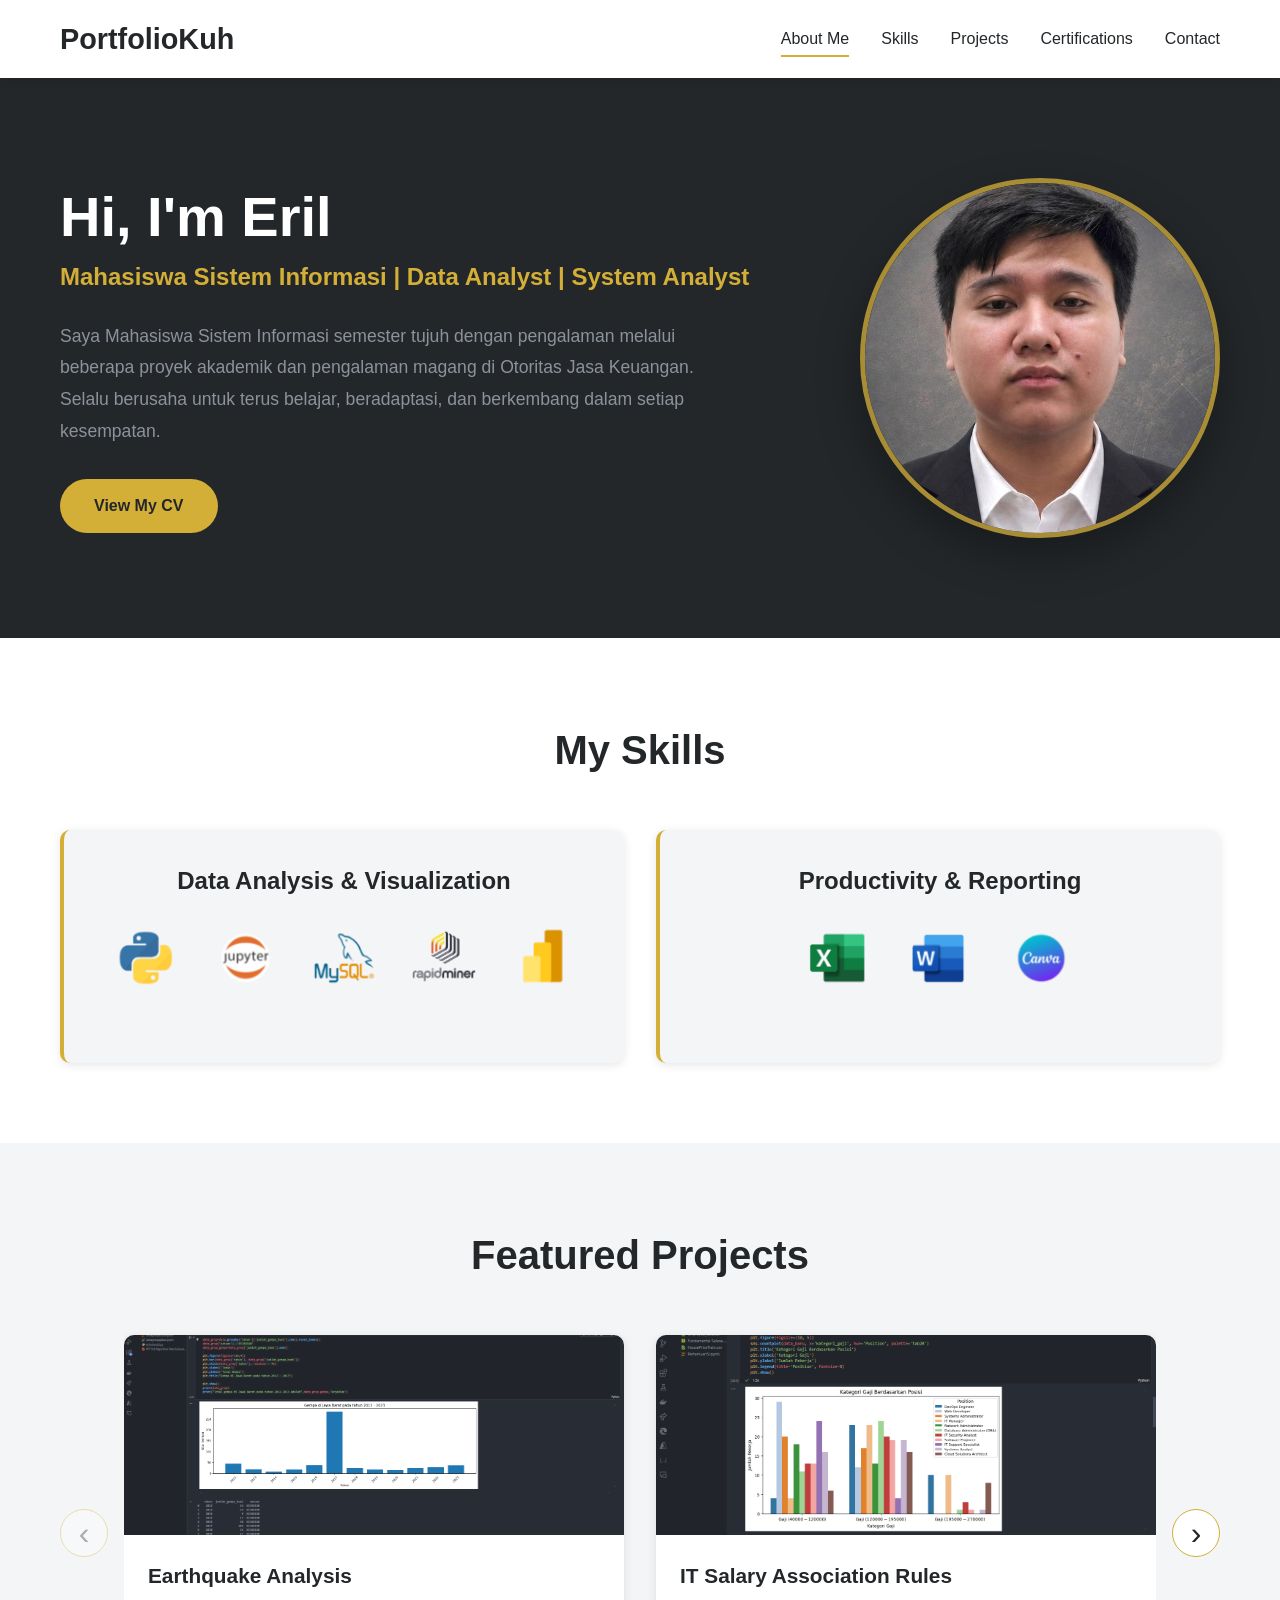
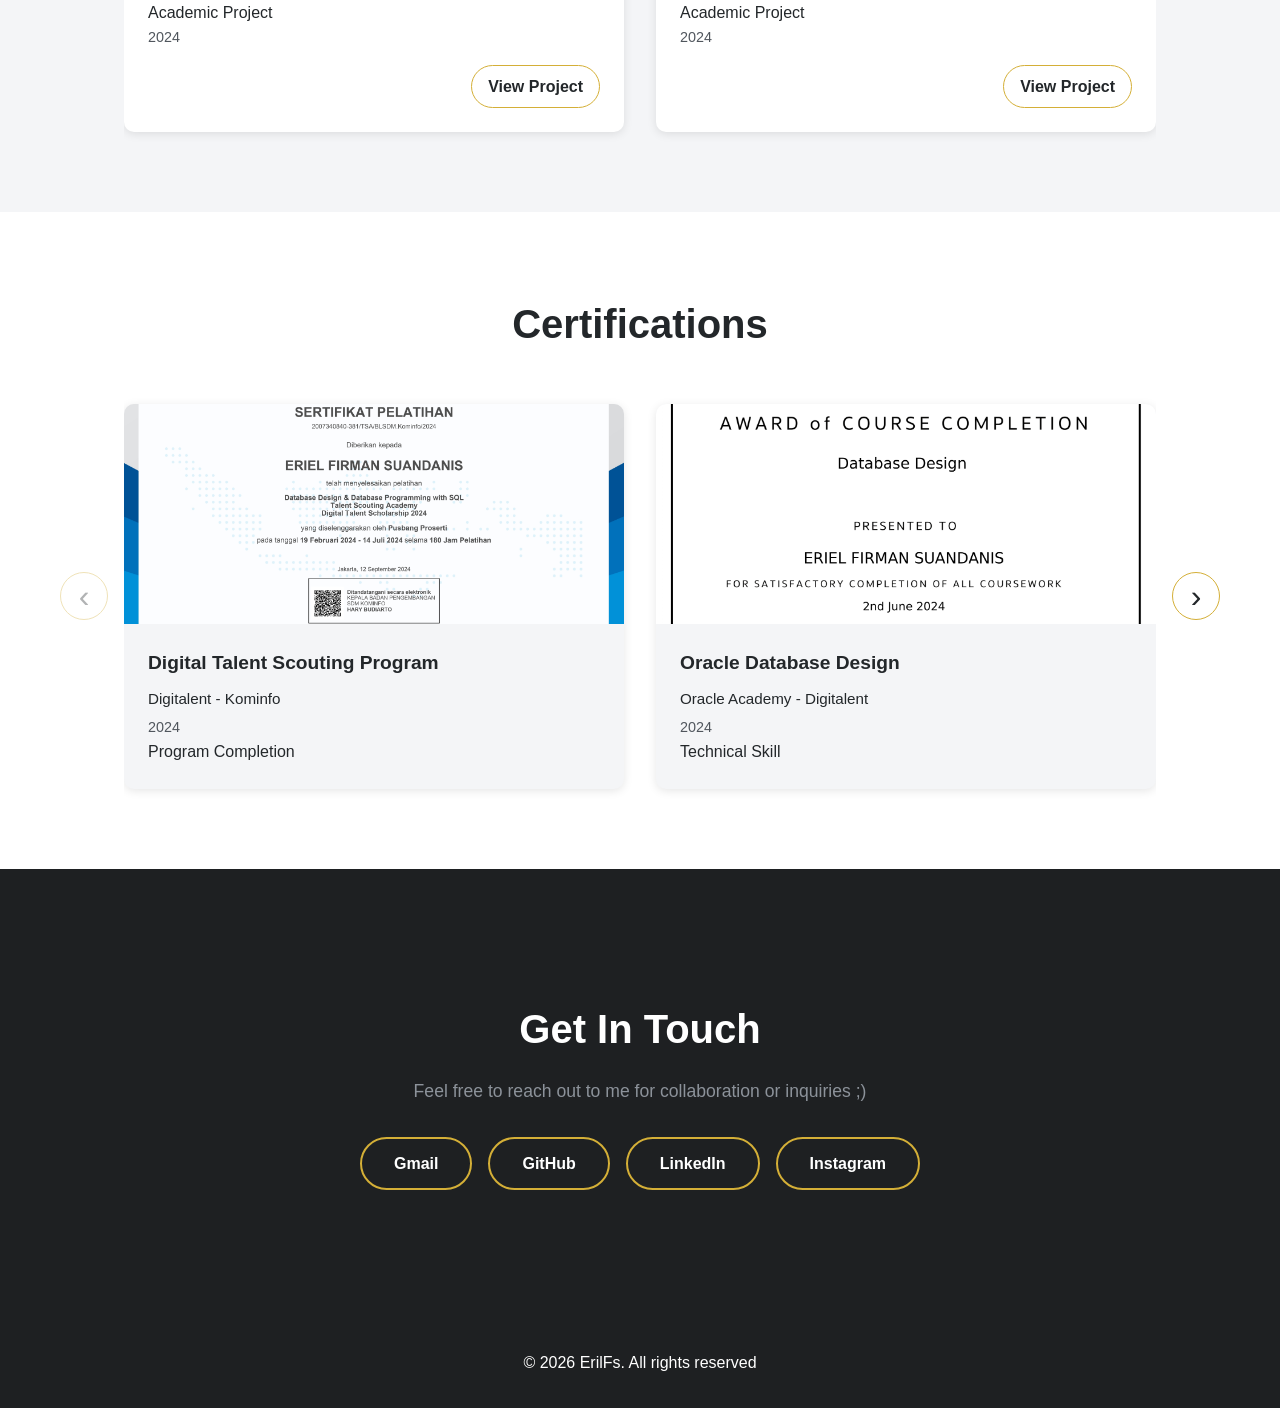
<file: index.html>
<!DOCTYPE html>
<html lang="id">
<head>
    <meta charset="UTF-8">
    <meta name="viewport" content="width=device-width, initial-scale=1.0">
    <title>Portfolio Eril</title>
    <link rel="stylesheet" href="dsesign.css">
</head>
<body>
    
    <!-- Navigation -->
<nav class="navbar">
    <div class="container">
        <div class="nav-brand">PortfolioKuh</div>
        
        <!-- Hamburger button (mobile only) -->
        <button class="hamburger" id="hamburger">
            <span></span>
            <span></span>
            <span></span>
        </button>
        
        <ul class="nav-links" id="navLinks">
            <li><a href="#home">About Me</a></li>
            <li><a href="#skill">Skills</a></li>
            <li><a href="#projects">Projects</a></li>
            <li><a href="#certifications">Certifications</a></li>
            <li><a href="#contact">Contact</a></li>
        </ul>
    </div>
</nav>

    <!-- Hero Section -->
    <section id="home" class="hero">
        <div class="container hero-layout">
            <div class="hero-content fade-in">
                <h1>Hi, I'm</h1>
                <p class="subtitle">Mahasiswa Sistem Informasi | Data Analyst | System Analyst </p>
                <p class="hero-description">
                    Saya Mahasiswa Sistem Informasi semester tujuh dengan pengalaman melalui beberapa proyek akademik dan 
                    pengalaman magang di Otoritas Jasa Keuangan. Selalu berusaha untuk terus belajar, beradaptasi, dan 
                    berkembang dalam setiap kesempatan.
                <div class="hero-buttons">
                    <a href="assets/CV-Ryl.pdf" class="btn btn-primary" target="_blank" rel="noopener noreferrer">View My CV</a>
                </div>
            </div>
            <div class="hero-profile">
                <img src="assets/images/foto Fansuiss.png" alt="Foto profil Eriel Firman S.">
            </div>
        </div>
    </section>

    <!-- Skill Section -->
<section id="skill" class="skill">
    <div class="container">
        <h2>My Skills</h2>
        <div class="skill-grid">
            <div class="skill-card fade-in-up">
                <h3>Data Analysis & Visualization</h3>
                <div class="skill-icons-grid">
                    <div class="skill-icon-item">
                        <img src="assets/iconapps/Python.png" alt="Python" />
                        <span>Python</span>
                    </div>
                    <div class="skill-icon-item">
                        <img src="assets/iconapps/Jupyter.png" alt="Jupyter Notebook" />
                        <span>Jupyter Notebook</span>
                    </div>
                    <div class="skill-icon-item">
                        <img src="assets/iconapps/MySQL.png" alt="MySQL" />
                        <span>MySQL</span>
                    </div>
                    <div class="skill-icon-item">
                        <img src="assets/iconapps/RapidMiner.png" alt="RapidMiner" />
                        <span>RapidMiner</span>
                    </div>
                    <div class="skill-icon-item">
                        <img src="assets/iconapps/PowerBI.png" alt="Power BI" />
                        <span>Power BI</span>
                    </div>
                </div>
            </div>

            <div class="skill-card fade-in-up">
                <h3>Productivity & Reporting</h3>
                <div class="skill-icons-grid">
                      <div class="skill-icon-item">
                        <img src="assets/iconapps/Excel.png" alt="Excel" />
                        <span>Excel</span>
                    </div>
                    <div class="skill-icon-item">
                        <img src="assets/iconapps/Word.png" alt="Word" />
                        <span>Word</span>
                    </div>
                    <div class="skill-icon-item">
                        <img src="assets/iconapps/Canva.png" alt="Canva" />
                        <span>Canva</span>
                    </div>
                </div>
            </div> 
        </div>
    </div>
</section>
<!-- Projects Section -->
<section id="projects" class="projects">
    <div class="container">
        <h2>Featured Projects</h2>
        <div class="card-carousel" data-carousel>
            <button class="carousel-control" type="button" data-carousel-direction="-1" aria-label="Lihat proyek sebelumnya" disabled>
                <span aria-hidden="true">&lsaquo;</span>
            </button>
            <div class="carousel-viewport" data-carousel-viewport role="region" aria-roledescription="carousel" aria-label="Daftar proyek" tabindex="0">
                <div class="projects-grid carousel-track">
                    <!-- Earthquake Analysis -->
                    <div class="project-card">
                        <div class="project-image">
                            <img src="assets/images/earthquake-analysis.png" alt="Earthquake Analysis">
                        </div>
                        <div class="project-content">
                            <h3>Earthquake Analysis</h3>
                            <p class="project-category">Academic Project</p>
                            <p class="project-date">2024</p>
                            <div style="text-align: right;">
                                <a href="projects/earthquake-analysis.html" class="btn btn-link" data-project-modal>View Project</a>
                            </div>
                        </div>
                    </div>
            <!-- IT Salary Association -->
            <div class="project-card">
                <div class="project-image">
                    <img src="assets/images/it-salary-association-rule.png" alt="IT Salary Association">
                </div>
                <div class="project-content">
                    <h3>IT Salary Association Rules</h3>
                    <p class="project-category">Academic Project</p>
                    <p class="project-date">2024</p>
                    <div style="text-align: right;">
                        <a href="projects/it-salary-association-rule.html" class="btn btn-link" data-project-modal>View Project</a>
                    </div>
                </div>
            </div>

            <!-- Consumer Shopping -->
            <div class="project-card">
                <div class="project-image">
                    <img src="assets/images/consumer-shopping.png" alt="Consumer Shopping">
                </div>
                <div class="project-content">
                    <h3>Consumer Shopping Trends</h3>
                    <p class="project-category">Academic Project</p>
                    <p class="project-date">2025</p>
                    <div style="text-align: right;">
                        <a href="projects/consumer-shopping.html" class="btn btn-link" data-project-modal>View Project</a>
                    </div>
                </div>
            </div>

            <!-- Air Quality Classification -->
            <div class="project-card">
                <div class="project-image">
                    <img src="assets/images/air-quality-classification.png" alt="Air Quality">
                </div>
                <div class="project-content">
                    <h3>Air Quality Classification</h3>
                    <p class="project-category">Academic Project</p>
                    <p class="project-date">2025</p>
                    <div style="text-align: right;">
                        <a href="projects/air-quality-classification.html" class="btn btn-link" data-project-modal>View Project</a>
                    </div>
                </div>
            </div>
        </div>
        </div>
        <button class="carousel-control" type="button" data-carousel-direction="1" aria-label="Lihat proyek berikutnya">
            <span aria-hidden="true">&rsaquo;</span>
        </button>
        </div>
    </div>
</section>

<!-- Certifications Section -->
<section id="certifications" class="certifications">
    <div class="container">
        <h2>Certifications</h2>
        <div class="card-carousel" data-carousel>
            <button class="carousel-control" type="button" data-carousel-direction="-1" aria-label="Lihat sertifikasi sebelumnya" disabled>
                <span aria-hidden="true">&lsaquo;</span>
            </button>
            <div class="carousel-viewport" data-carousel-viewport role="region" aria-roledescription="carousel" aria-label="Daftar sertifikasi" tabindex="0">
                <div class="certifications-grid carousel-track">
            
                    <!-- Certificate 1 -->
                    <div class="cert-card">
                        <div class="cert-image">
                            <img src="assets/images/digitalentdts.jpg" alt="Digital Talent Scouting">
                            <div class="cert-overlay">
                                <button class="btn-view" onclick="openCertModal('cert1')">View Certificate</button>
                            </div>
                        </div>
                        <div class="cert-content">
                            <h3>Digital Talent Scouting Program</h3>
                            <p class="cert-issuer">Digitalent - Kominfo</p>
                            <p class="cert-date">2024</p>
                            <span class="cert-tag">Program Completion</span>
                        </div>
                    </div>

            <div class="cert-card">
                <div class="cert-image">
                    <img src="assets/images/oracledatabasedesign.jpg" alt="Database Design">
                    <div class="cert-overlay">
                        <button class="btn-view" onclick="openCertModal('cert2')">View Certificate</button>
                    </div>
                </div>
                <div class="cert-content">
                    <h3>Oracle Database Design</h3>
                    <p class="cert-issuer">Oracle Academy - Digitalent</p>
                    <p class="cert-date">2024</p>
                    <span class="cert-tag">Technical Skill</span>
                </div>
            </div>

            <div class="cert-card">
                <div class="cert-image">
                    <img src="assets/images/oracledatabaseprogrammingsql.jpg" alt="Database Programming">
                    <div class="cert-overlay">
                        <button class="btn-view" onclick="openCertModal('cert3')">View Certificate</button>
                    </div>
                </div>
                <div class="cert-content">
                    <h3>Oracle Database Programming</h3>
                    <p class="cert-issuer">Oracle Academy - Digitalent</p>
                    <p class="cert-date">2024</p>
                    <span class="cert-tag">Technical Skill</span>
                </div>
            </div>
        </div>
        </div>
        <button class="carousel-control" type="button" data-carousel-direction="1" aria-label="Lihat sertifikasi berikutnya">
            <span aria-hidden="true">&rsaquo;</span>
        </button>
        </div>
    </div>
</section>
<!-- Modal untuk view certificate fullscreen -->
<div id="certModal" class="cert-modal">
    <span class="cert-close" onclick="closeCertModal()">&times;</span>
    <img class="cert-modal-content" id="certModalImg">
</div>
<dialog id="projectModal" class="project-modal" aria-labelledby="projectModalTitle">
    <div class="project-modal-header">
        <h2 id="projectModalTitle">Detail Proyek</h2>
        <button class="project-modal-close" type="button" aria-label="Tutup detail proyek">&times;</button>
    </div>
    <iframe class="project-modal-frame" title="Detail proyek"></iframe>
</dialog>
    <!-- Contact Section -->
    <section id="contact" class="contact">
        <div class="container">
            <h2>Get In Touch</h2>
            <p>Feel free to reach out to me for collaboration or inquiries ;)</p>
            <div class="contact-links">
                <a href="mailto:steelblack222@gmail.com" class="btn btn-secondary">Gmail</a>
                <a href="https://github.com/RylLFs" class="btn btn-secondary" target="_blank">GitHub</a>
                <a href="https://linkedin.com/in/eriel-firman-s" class="btn btn-secondary" target="_blank">LinkedIn</a>
                <a href="https://www.instagram.com/ryll.fansuiss27/" class="btn btn-secondary" target="_blank">Instagram</a>
            </div>
        </div>
    </section>

    <!-- Footer -->
    <footer class="footer">
        <div class="container">
            <p>&copy; 2026 ErilFs. All rights reserved</p>
        </div>
    </footer>

    <script src="animation-simple.js"></script>
</body>
</html>
</file>
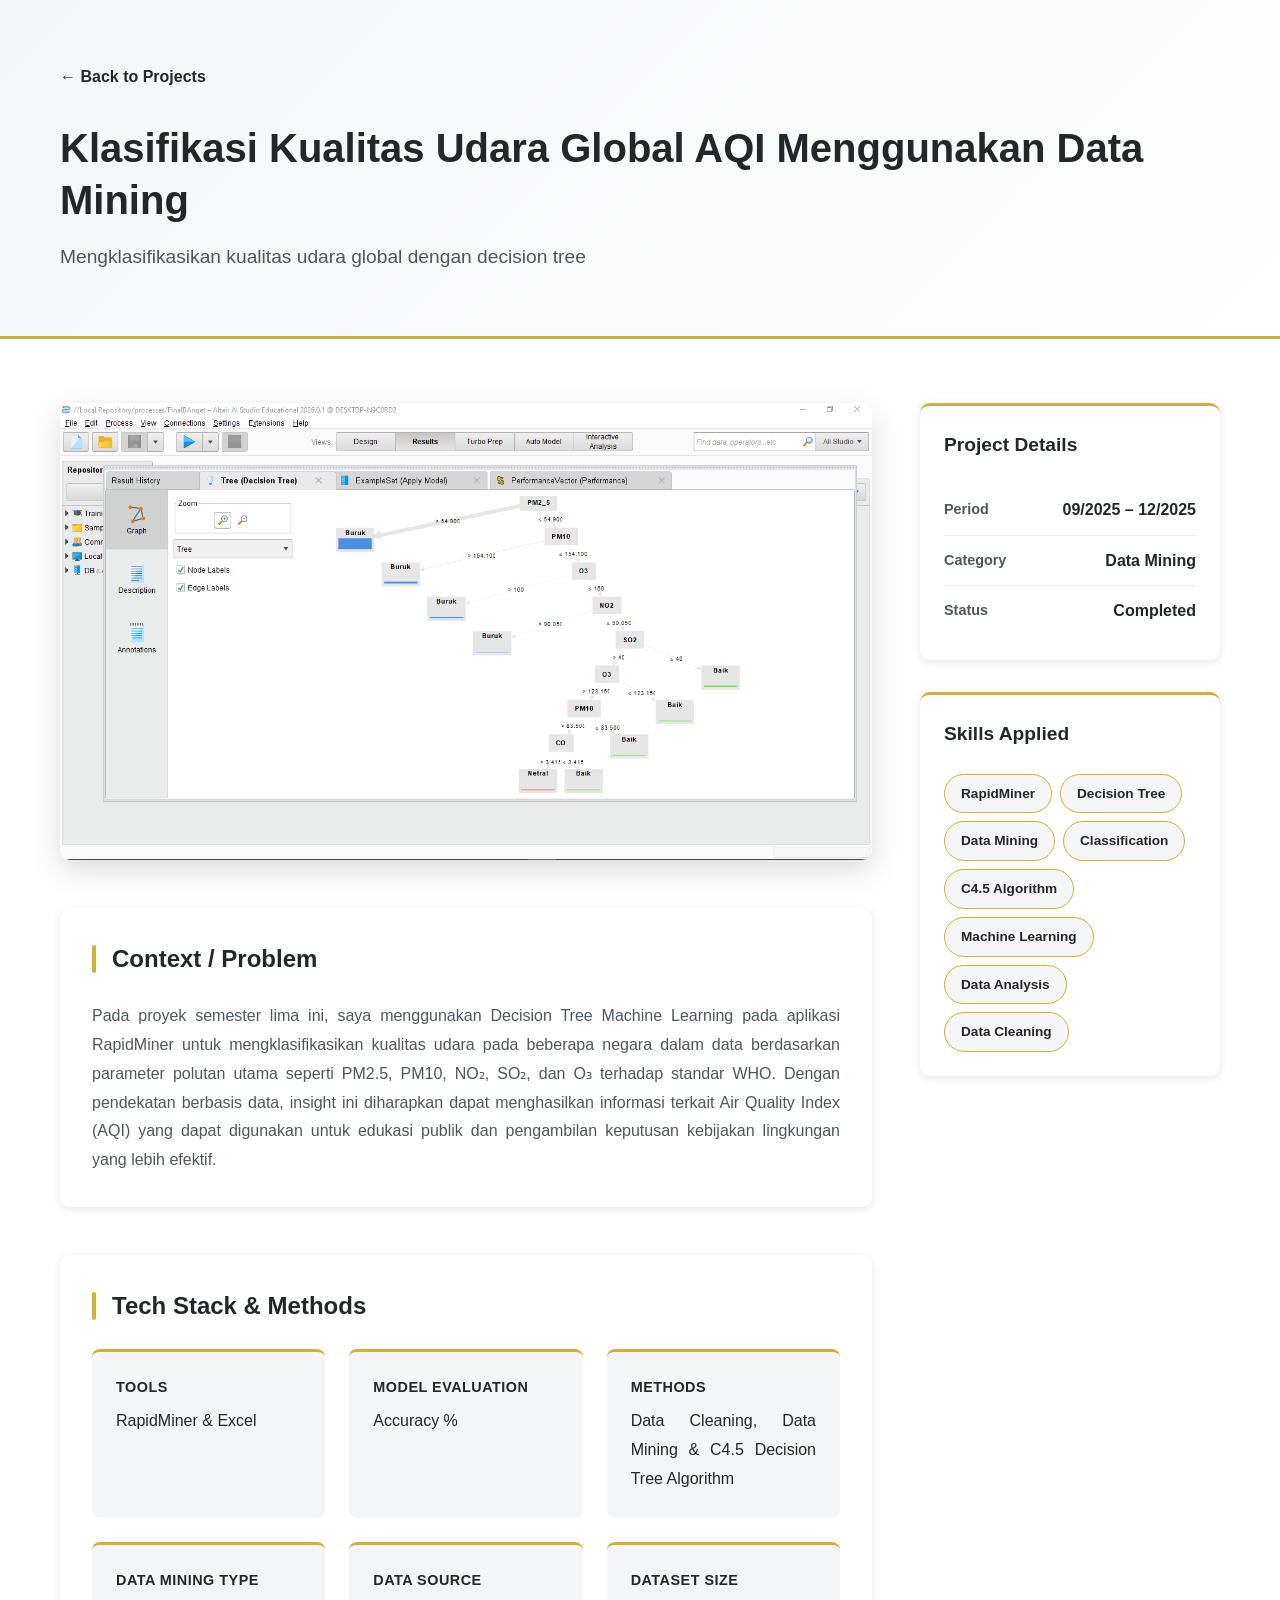
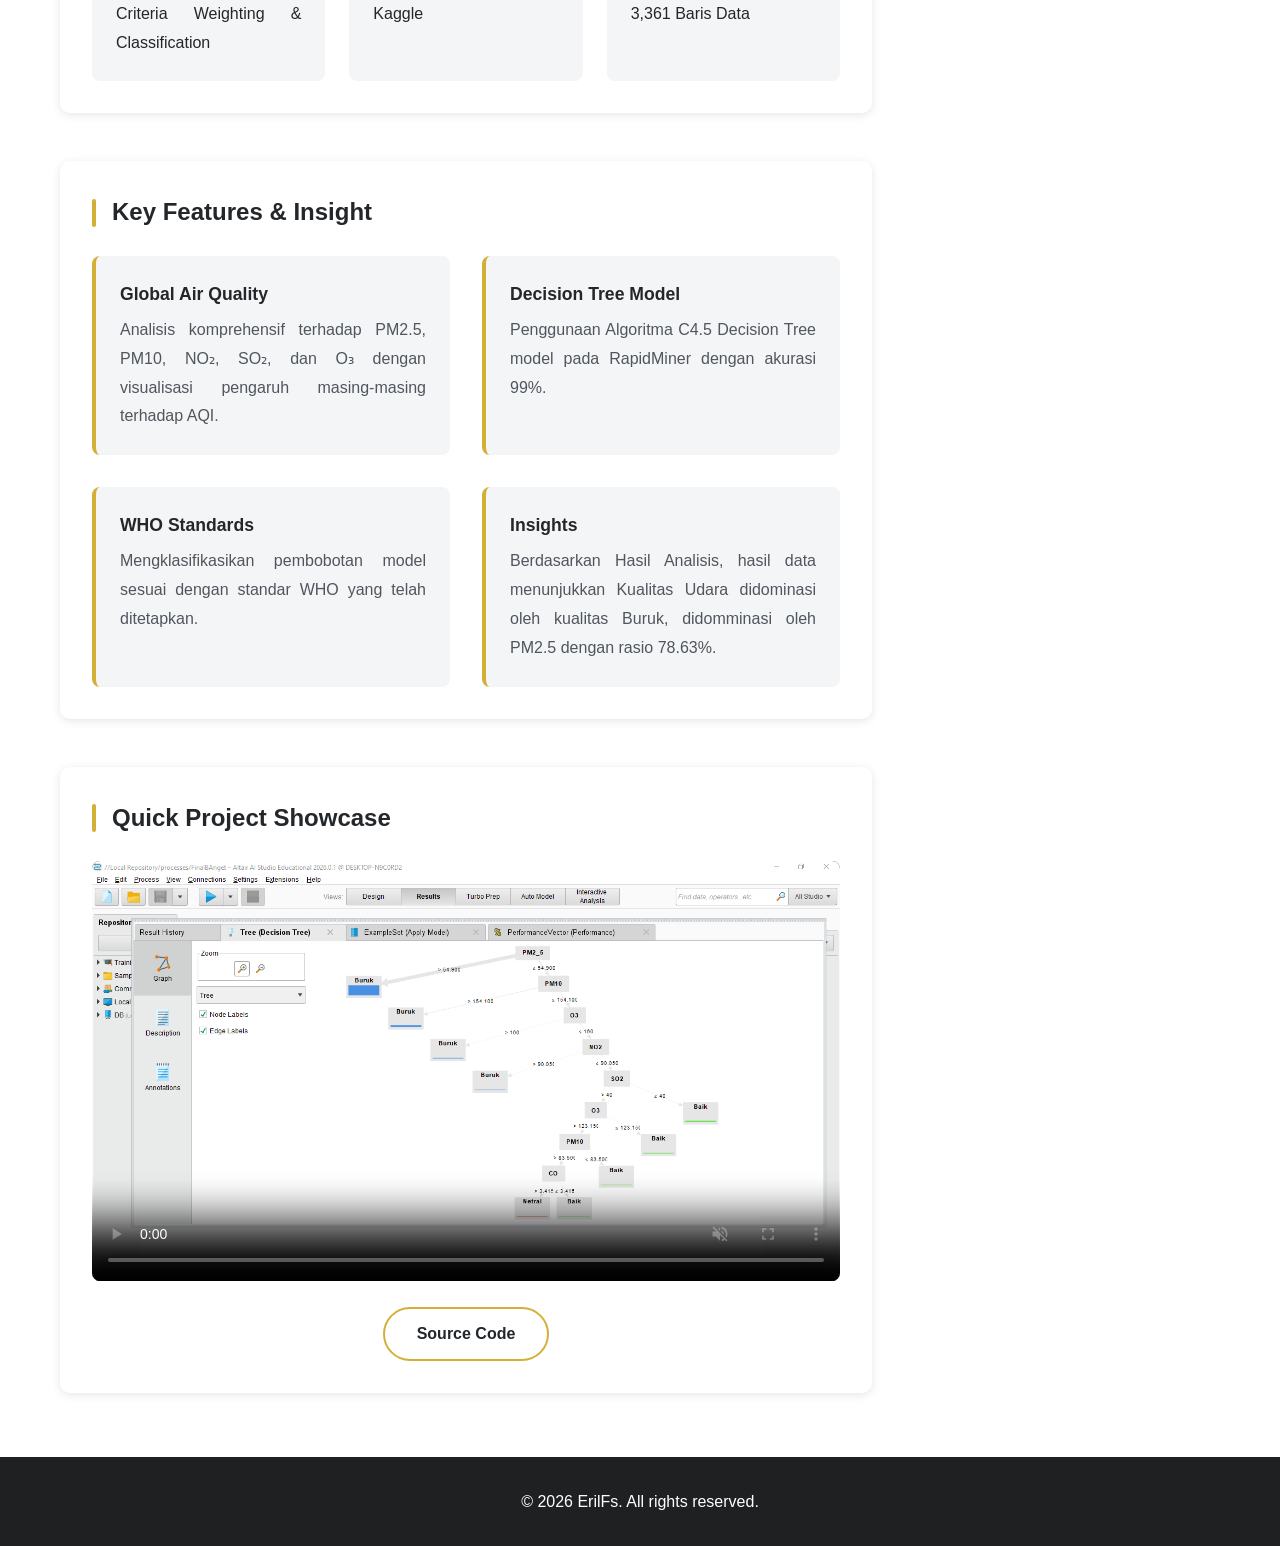
<file: projects/air-quality-classification.html>
<!DOCTYPE html>
<html lang="id">
<head>
    <meta charset="UTF-8">
    <meta name="viewport" content="width=device-width, initial-scale=1.0">
    <title>Air Quality Classification - Portfolio</title>
    <link rel="stylesheet" href="../dsesign.css">
    <link rel="stylesheet" href="project-style.css">
</head>
<body>
    <!-- Project Hero -->
    <section class="project-hero">
        <div class="container">
            <a href="../index.html#projects" class="back-link">← Back to Projects</a>
            <h1 class="fade-in">Klasifikasi Kualitas Udara Global AQI Menggunakan Data Mining</h1>
            <p class="project-tagline fade-in">Mengklasifikasikan kualitas udara global dengan decision tree</p>
        </div>
    </section>

    <!-- Project Content -->
    <section class="project-content">
        <div class="container">
            <!-- Project Overview -->
            <div class="content-grid">
                <div class="main-content">
                    <!-- Project Image -->
                    <div class="project-showcase fade-in-up">
                        <img src="../assets/images/air-quality-classification.png" alt="Air Quality Classification Project">
                    </div>

                    <!-- Context/Problem -->
                    <div class="project-section fade-in-up">
                        <div class="section-header">
                            <div class="header-bar"></div>
                            <h2>Context / Problem</h2>
                        </div>
                        <p>
                            Pada proyek semester lima ini, saya menggunakan Decision Tree Machine Learning pada aplikasi RapidMiner untuk mengklasifikasikan kualitas udara pada
                            beberapa negara dalam data berdasarkan parameter polutan utama seperti PM2.5, PM10, NO₂, SO₂, dan O₃ terhadap standar WHO. 
                            Dengan pendekatan berbasis data, insight ini diharapkan dapat menghasilkan informasi terkait Air Quality Index (AQI) yang 
                            dapat digunakan untuk edukasi publik dan pengambilan keputusan kebijakan lingkungan yang lebih efektif.
                        </p>
                    </div>

                    <!-- Tech Stack / Methods -->
                    <div class="project-section fade-in-up">
                        <div class="section-header">
                            <div class="header-bar"></div>
                            <h2>Tech Stack & Methods</h2>
                        </div>
                        <div class="tech-stack">
                            <div class="tech-item">
                                <span class="tech-label">Tools</span>
                                <p>RapidMiner & Excel</p>
                            </div>
                            <div class="tech-item">
                                <span class="tech-label">Model Evaluation</span>
                                <p>Accuracy %</p>
                            </div>
                            <div class="tech-item">
                                <span class="tech-label">Methods</span>
                                <p>Data Cleaning, Data Mining &  C4.5 Decision Tree Algorithm</p>
                            </div>
                            <div class="tech-item">
                                <span class="tech-label">Data Mining Type</span>
                                <p>Criteria Weighting & Classification</p>
                            </div>
                            <div class="tech-item">
                                <span class="tech-label">Data Source</span>
                                <p>Kaggle</p>
                            </div>
                            <div class="tech-item">
                                <span class="tech-label">Dataset Size</span>
                                <p>3,361 Baris Data</p>
                            </div>
                        </div>
                    </div>

                    <!-- Key Features -->
                    <div class="project-section fade-in-up">
                        <div class="section-header">
                            <div class="header-bar"></div>
                            <h2>Key Features & Insight</h2>
                        </div>
                        <div class="features-list">
                            <div class="feature-item">
                                <h4>Global Air Quality</h4>
                                <p>Analisis komprehensif terhadap PM2.5, PM10, NO₂, SO₂, dan O₃ dengan visualisasi pengaruh masing-masing terhadap AQI.</p>
                            </div>
                            <div class="feature-item">
                                <h4>Decision Tree Model</h4>
                                <p>Penggunaan Algoritma C4.5 Decision Tree model pada RapidMiner dengan akurasi 99%.</p>
                            </div>
                            <div class="feature-item">
                                <h4>WHO Standards</h4>
                                <p>Mengklasifikasikan pembobotan model sesuai dengan standar WHO yang telah ditetapkan.</p>
                            </div>
                            <div class="feature-item">
                                <h4>Insights</h4>
                                <p>Berdasarkan Hasil Analisis, hasil data menunjukkan Kualitas Udara didominasi oleh kualitas Buruk, didomminasi
                                oleh PM2.5 dengan rasio 78.63%.</p>
                            </div>
                        </div>
                    </div>

                   <!-- Additional Visualizations -->
                    <div class="project-section fade-in-up">
                        <div class="section-header">
                            <div class="header-bar"></div>
                            <h2>Quick Project Showcase</h2>
                        </div>
                        <div class="additional-images">
                            <video class="project-video" controls playsinline loop autoplay muted preload="metadata" poster="../assets/images/air-quality-classification.png">
                                <source src="../assets/videos/air-quality-classification-vid.mp4" type="video/mp4">
                                Your browser does not support the video tag.
                            </video>
                        </div>
                        <br>
                        <div>
                            <div class="contact-links">
                                 <a href="https://github.com/RylLFs/air-quality-c4.5-rapidminer" class="btn btn-secondary" target="_blank">Source Code</a>
                            </div>
                        </div>
                    </div>
                </div>
                <!-- Sidebar -->
                <aside class="sidebar fade-in-up">
                    <div class="sidebar-card">
                        <h3>Project Details</h3>
                        <div class="detail-item">
                            <span class="label">Period</span>
                            <span class="value">09/2025 – 12/2025</span>
                        </div>
                        <div class="detail-item">
                            <span class="label">Category</span>
                            <span class="value">Data Mining</span>
                        </div>
                        <div class="detail-item">
                            <span class="label">Status</span>
                            <span class="value">Completed</span>
                        </div>
                    </div>

                    <div class="sidebar-card">
                        <h3>Skills Applied</h3>
                        <div class="skills-list">
                            <span class="skill-tag">RapidMiner</span>
                            <span class="skill-tag">Decision Tree</span>
                            <span class="skill-tag">Data Mining</span>
                            <span class="skill-tag">Classification</span>
                            <span class="skill-tag">C4.5 Algorithm</span>
                            <span class="skill-tag">Machine Learning</span>
                            <span class="skill-tag">Data Analysis</span>
                            <span class="skill-tag">Data Cleaning</span>
                        </div>
                    </div>
                </aside>
            </div>
        </div>
    </section>
    <!-- Footer -->
    <footer class="footer">
        <div class="container">
            <p>&copy; 2026 ErilFs. All rights reserved.</p>
        </div>
    </footer>
    <script src="../animation-simple.js"></script>
</body>
</html>
</file>
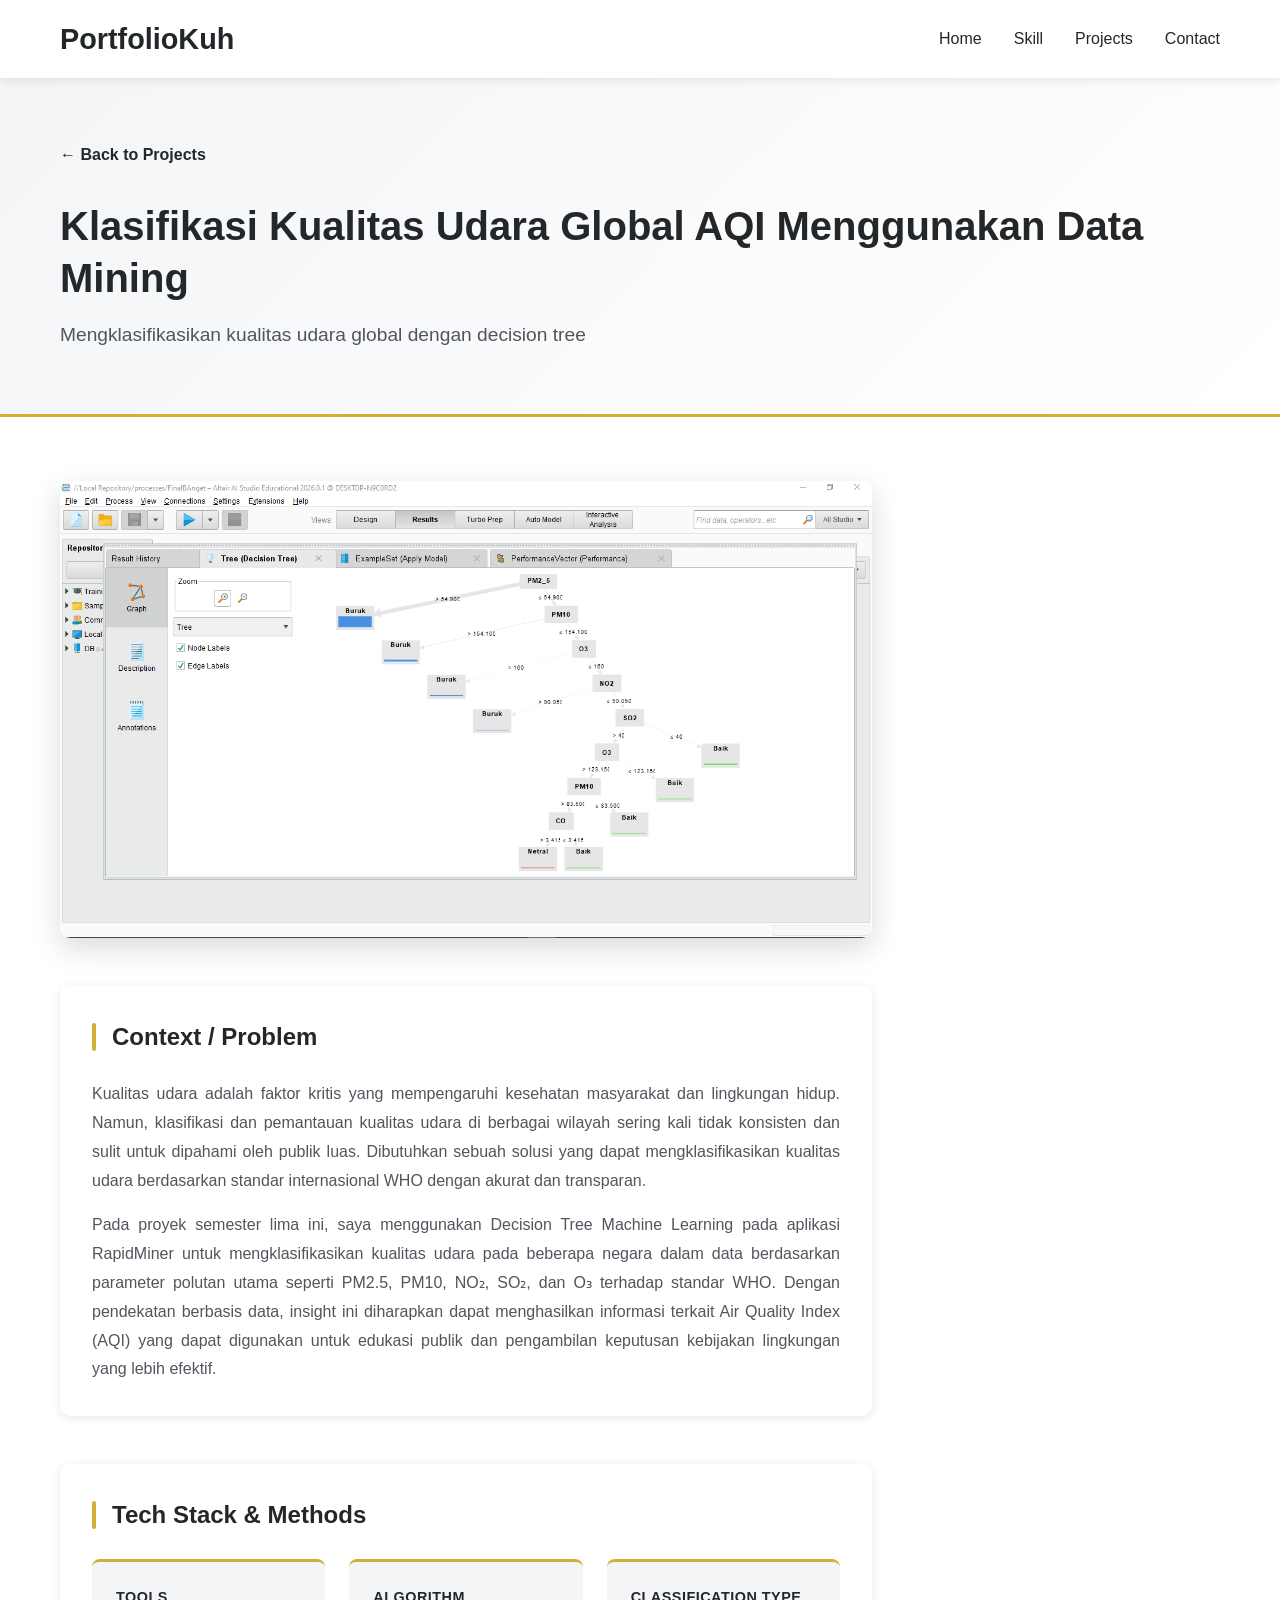
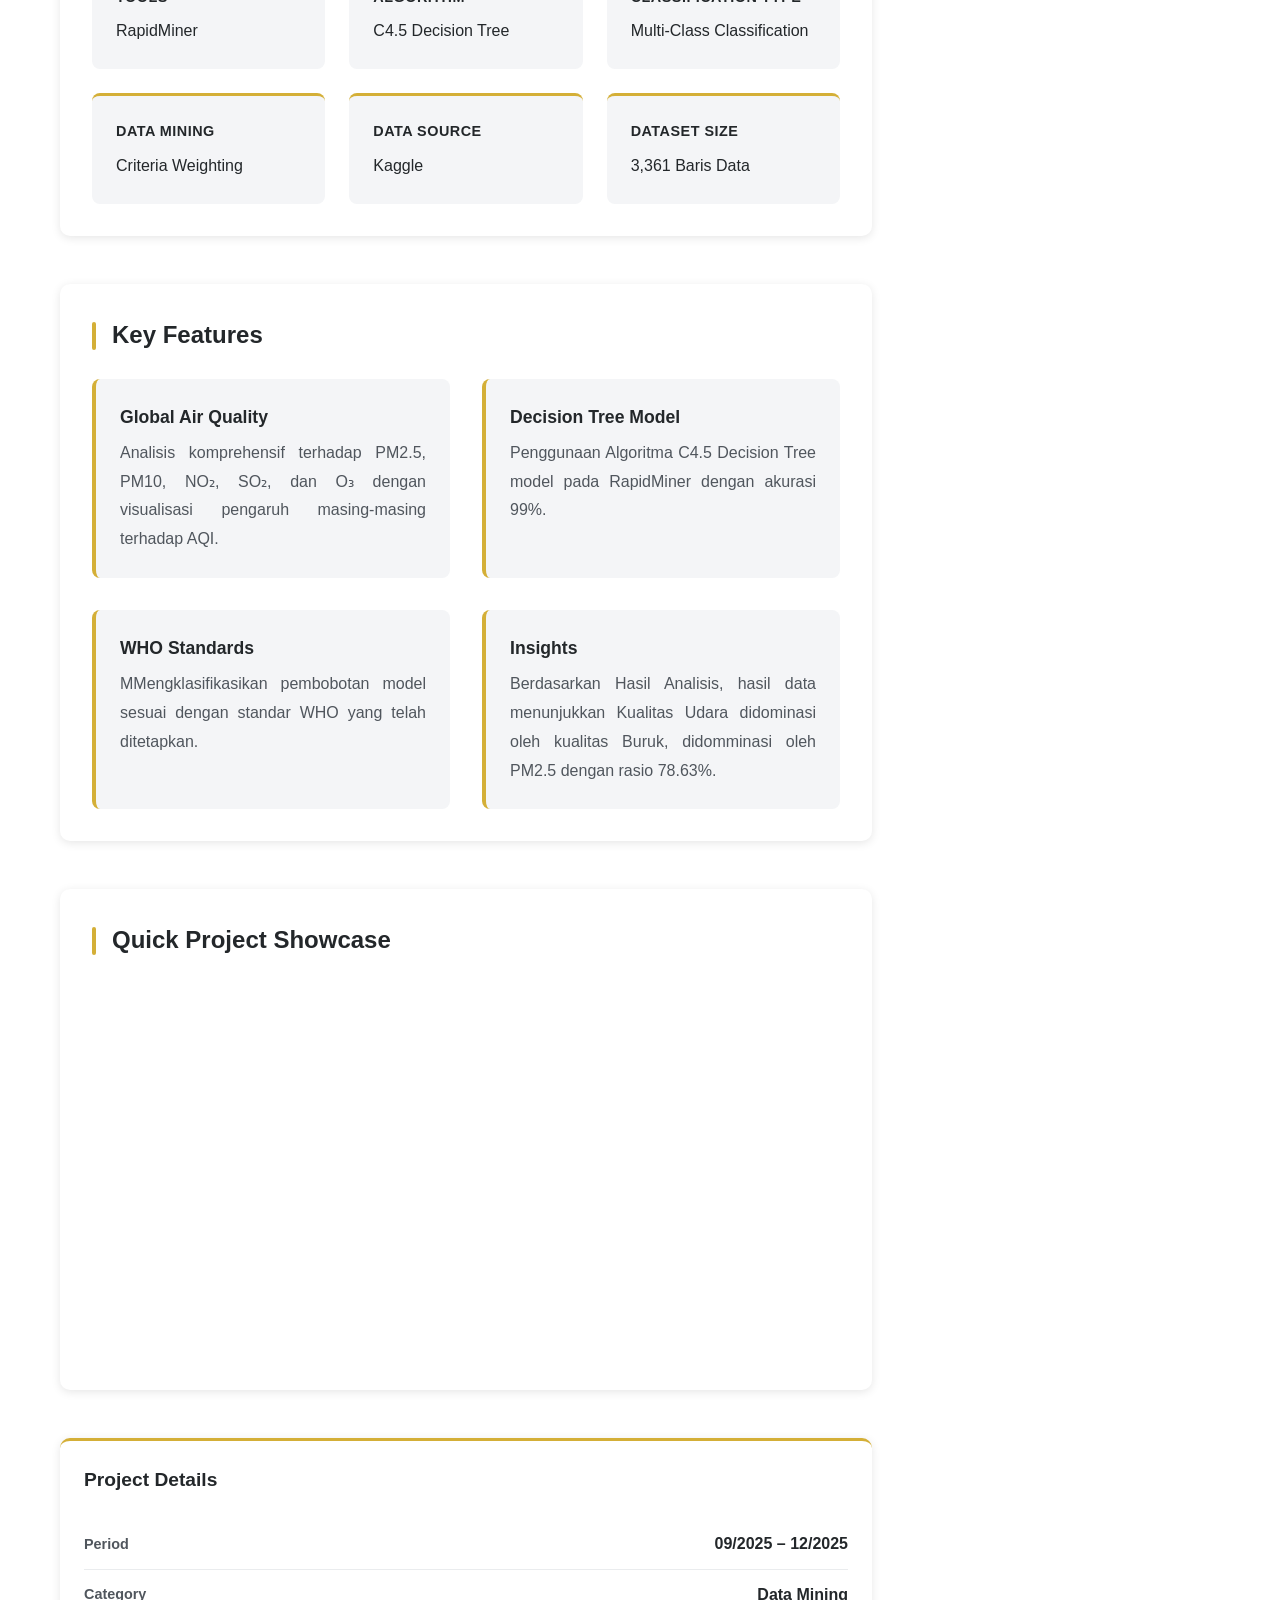
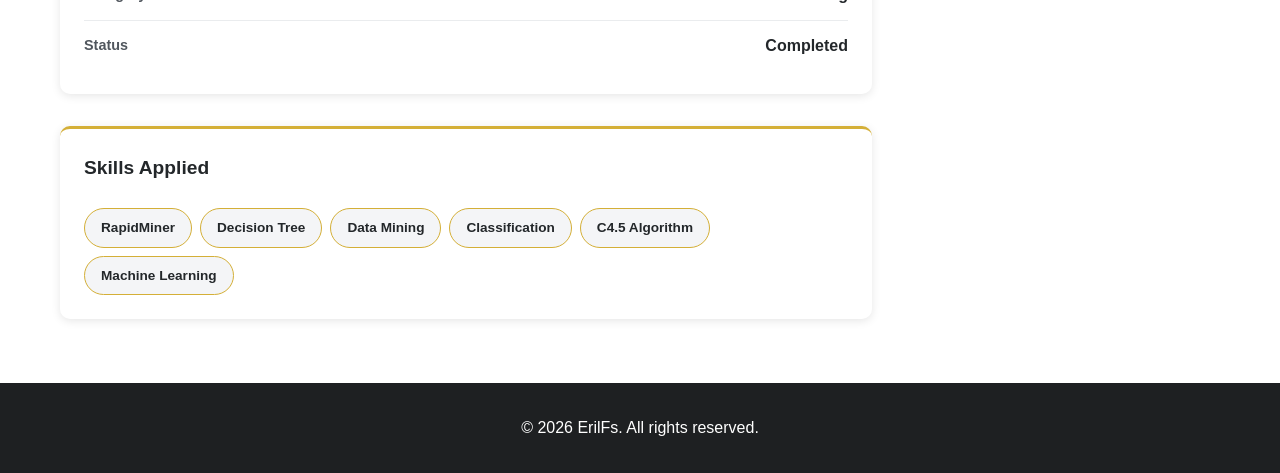
<file: projects/BACKUP.html>
<!DOCTYPE html>
<html lang="id">
<head>
    <meta charset="UTF-8">
    <meta name="viewport" content="width=device-width, initial-scale=1.0">
    <title>IT Salary Association Rules - Portfolio</title>
    <link rel="stylesheet" href="../dsesign.css">
    <link rel="stylesheet" href="project-style.css">
</head>
<body>
    <!-- Navigation -->
   <nav class="navbar">
    <div class="container">
        <div class="nav-brand">PortfolioKuh</div>
        
        <!-- Hamburger button (mobile only) -->
        <button class="hamburger" id="hamburger">
            <span></span>
            <span></span>
            <span></span>
        </button>
            <ul class="nav-links">
                <li><a href="../index.html">Home</a></li>
                <li><a href="../index.html#skill">Skill</a></li>
                <li><a href="../index.html#projects">Projects</a></li>
                <li><a href="../index.html#contact">Contact</a></li>
            </ul>
        </div>
    </nav>

    <!-- Project Hero -->
     <section class="project-hero">
        <div class="container">
            <a href="../index.html#projects" class="back-link">← Back to Projects</a>
            <h1 class="fade-in">Klasifikasi Kualitas Udara Global AQI Menggunakan Data Mining</h1>
            <p class="project-tagline fade-in">Mengklasifikasikan kualitas udara global dengan decision tree</p>
        </div>
    </section>

    <!-- Project Content -->
    <section class="project-content">
        <div class="container">
            <!-- Project Overview -->
            <div class="content-grid">
                <div class="main-content">
                    <!-- Project Image -->
                    <div class="project-showcase fade-in-up">
                        <img src="../assets/images/air-quality-classification.png" alt="Air Quality Classification Project">
                    </div>

                    <!-- Context/Problem -->
                    <div class="project-section fade-in-up">
                        <div class="section-header">
                            <div class="header-bar"></div>
                            <h2>Context / Problem</h2>
                        </div>
                        <p>
                            Kualitas udara adalah faktor kritis yang mempengaruhi kesehatan masyarakat dan lingkungan hidup. 
                            Namun, klasifikasi dan pemantauan kualitas udara di berbagai wilayah sering kali tidak konsisten dan sulit untuk dipahami oleh publik luas. 
                            Dibutuhkan sebuah solusi yang dapat mengklasifikasikan kualitas udara berdasarkan standar internasional WHO dengan akurat dan transparan.
                        </p>
                        <p>
                            Pada proyek semester lima ini, saya menggunakan Decision Tree Machine Learning pada aplikasi RapidMiner untuk mengklasifikasikan kualitas udara pada
                            beberapa negara dalam data berdasarkan parameter polutan utama seperti PM2.5, PM10, NO₂, SO₂, dan O₃ terhadap standar WHO. 
                            Dengan pendekatan berbasis data, insight ini diharapkan dapat menghasilkan informasi terkait Air Quality Index (AQI) yang 
                            dapat digunakan untuk edukasi publik dan pengambilan keputusan kebijakan lingkungan yang lebih efektif.
                        </p>
                    </div>

                    <!-- Tech Stack / Methods -->
                    <div class="project-section fade-in-up">
                        <div class="section-header">
                            <div class="header-bar"></div>
                            <h2>Tech Stack & Methods</h2>
                        </div>
                        <div class="tech-stack">
                            <div class="tech-item">
                                <span class="tech-label">Tools</span>
                                <p>RapidMiner</p>
                            </div>
                            <div class="tech-item">
                                <span class="tech-label">Algorithm</span>
                                <p>C4.5 Decision Tree</p>
                            </div>
                            <div class="tech-item">
                                <span class="tech-label">Classification Type</span>
                                <p>Multi-Class Classification</p>
                            </div>
                            <div class="tech-item">
                                <span class="tech-label">Data Mining</span>
                                <p>Criteria Weighting</p>
                            </div>
                            <div class="tech-item">
                                <span class="tech-label">Data Source</span>
                                <p>Kaggle</p>
                            </div>
                            <div class="tech-item">
                                <span class="tech-label">Dataset Size</span>
                                <p>3,361 Baris Data</p>
                            </div>
                        </div>
                    </div>

                    <!-- Key Features -->
                    <div class="project-section fade-in-up">
                        <div class="section-header">
                            <div class="header-bar"></div>
                            <h2>Key Features</h2>
                        </div>
                        <div class="features-list">
                            <div class="feature-item">
                                <h4>Global Air Quality</h4>
                                <p>Analisis komprehensif terhadap PM2.5, PM10, NO₂, SO₂, dan O₃ dengan visualisasi pengaruh masing-masing terhadap AQI.</p>
                            </div>
                            <div class="feature-item">
                                <h4>Decision Tree Model</h4>
                                <p>Penggunaan Algoritma C4.5 Decision Tree model pada RapidMiner dengan akurasi 99%.</p>
                            </div>
                            <div class="feature-item">
                                <h4>WHO Standards</h4>
                                <p>MMengklasifikasikan pembobotan model sesuai dengan standar WHO yang telah ditetapkan.</p>
                            </div>
                            <div class="feature-item">
                                <h4>Insights</h4>
                                <p>Berdasarkan Hasil Analisis, hasil data menunjukkan Kualitas Udara didominasi oleh kualitas Buruk, didomminasi
                                oleh PM2.5 dengan rasio 78.63%.</p>
                            </div>
                        </div>
                    </div>

                   <!-- Additional Visualizations -->
                    <div class="project-section fade-in-up">
                        <div class="section-header">
                            <div class="header-bar"></div>
                            <h2>Quick Project Showcase</h2>
                        </div>
                        <div class="additional-images">
                            <video width="100%" height="auto" loop autoplay muted>
                                <source src="../assets/videos/air-quality-classification-vid.mp4" type="video/mp4">
                                Your browser does not support the video tag.
                            </video>
                        </div>
                    </div>

                <!-- Sidebar -->
                <aside class="sidebar fade-in-up">
                    <div class="sidebar-card">
                        <h3>Project Details</h3>
                        <div class="detail-item">
                            <span class="label">Period</span>
                            <span class="value">09/2025 – 12/2025</span>
                        </div>
                        <div class="detail-item">
                            <span class="label">Category</span>
                            <span class="value">Data Mining</span>
                        </div>
                        <div class="detail-item">
                            <span class="label">Status</span>
                            <span class="value">Completed</span>
                        </div>
                    </div>

                    <div class="sidebar-card">
                        <h3>Skills Applied</h3>
                        <div class="skills-list">
                            <span class="skill-tag">RapidMiner</span>
                            <span class="skill-tag">Decision Tree</span>
                            <span class="skill-tag">Data Mining</span>
                            <span class="skill-tag">Classification</span>
                            <span class="skill-tag">C4.5 Algorithm</span>
                            <span class="skill-tag">Machine Learning</span>
                        </div>
                    </div>
                </aside>
            </div>
        </section>  
    <!-- Footer -->
    <footer class="footer">
        <div class="container">
            <p>&copy; 2026 ErilFs. All rights reserved.</p>
        </div>
    </footer>

    <script src="../animation-simple.js"></script>
</body>
</html>
</file>
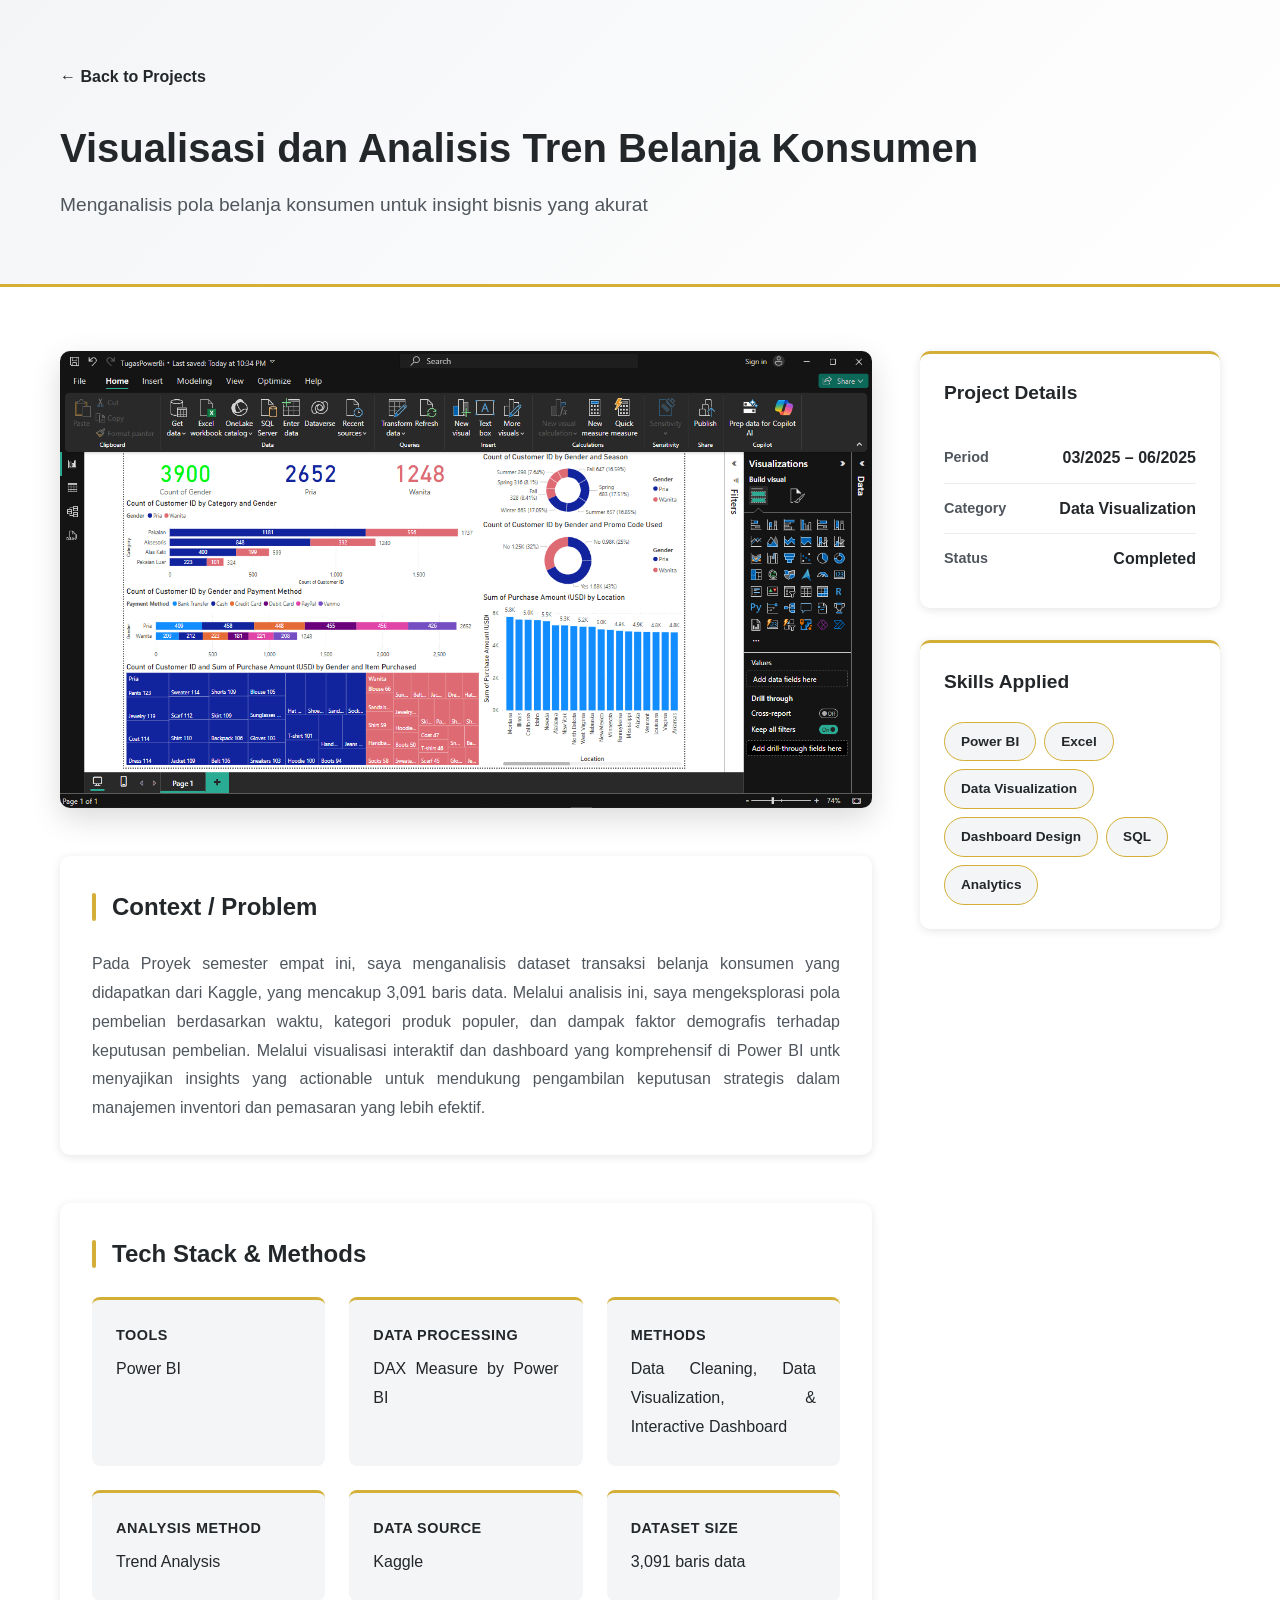
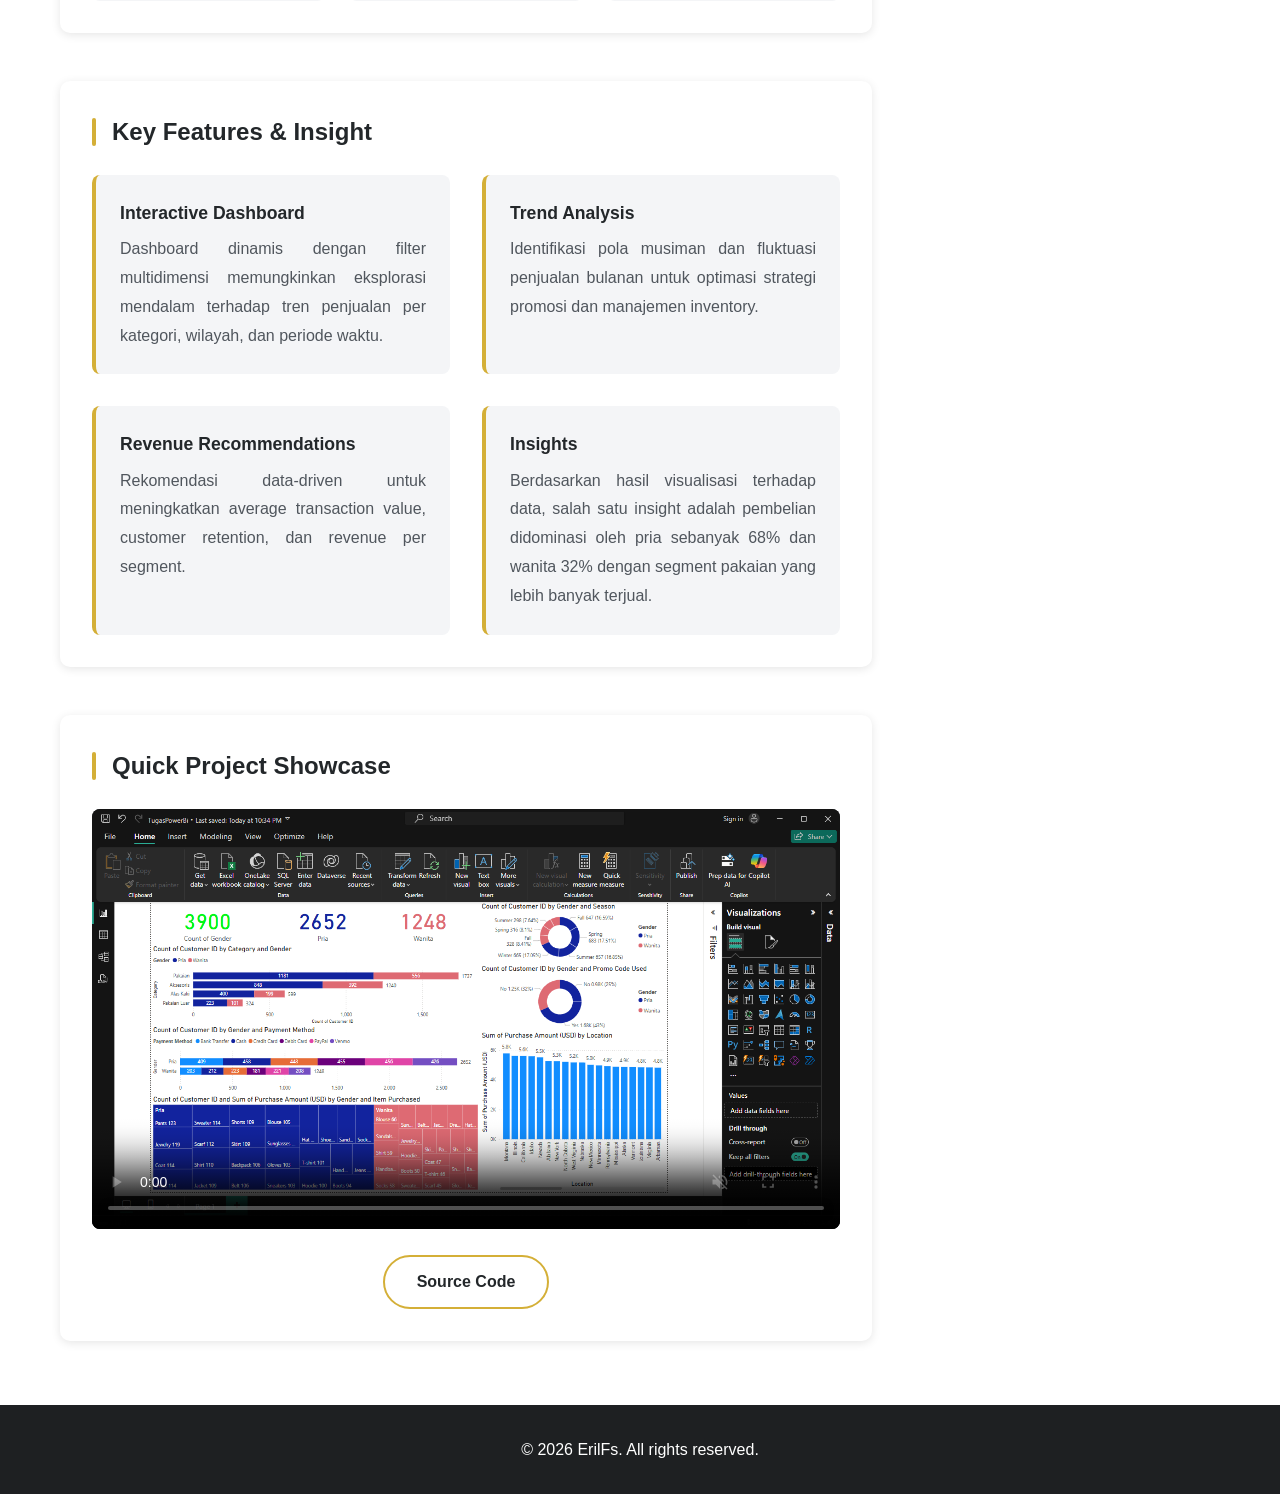
<file: projects/consumer-shopping.html>
<!DOCTYPE html>
<html lang="id">
<head>
    <meta charset="UTF-8">
    <meta name="viewport" content="width=device-width, initial-scale=1.0">
    <title>IT Salary Association Rules - Portfolio</title>
    <link rel="stylesheet" href="../dsesign.css">
    <link rel="stylesheet" href="project-style.css">
</head>
<body>
    <!-- Project Hero -->
    <section class="project-hero">
        <div class="container">
            <a href="../index.html#projects" class="back-link">← Back to Projects</a>
            <h1 class="fade-in">Visualisasi dan Analisis Tren Belanja Konsumen</h1>
            <p class="project-tagline fade-in">Menganalisis pola belanja konsumen untuk insight bisnis yang akurat</p>
        </div>
    </section>

    <!-- Project Content -->
    <section class="project-content">
        <div class="container">
            <!-- Project Overview -->
            <div class="content-grid">
                <div class="main-content">
                    <!-- Project Image -->
                    <div class="project-showcase fade-in-up">
                        <img src="../assets/images/consumer-shopping.png" alt="Consumer Shopping Project">
                    </div>

                    <!-- Context/Problem -->
                    <div class="project-section fade-in-up">
                        <div class="section-header">
                            <div class="header-bar"></div>
                            <h2>Context / Problem</h2>
                        </div>
                        <p>
                            Pada Proyek semester empat ini, saya menganalisis dataset transaksi belanja konsumen yang didapatkan 
                            dari Kaggle, yang mencakup 3,091 baris data. Melalui analisis ini, saya mengeksplorasi pola pembelian berdasarkan waktu,
                            kategori produk populer, dan dampak faktor demografis terhadap keputusan pembelian.
                            Melalui visualisasi interaktif dan dashboard yang komprehensif di Power BI untk menyajikan insights yang actionable untuk mendukung pengambilan 
                            keputusan strategis dalam manajemen inventori dan pemasaran yang lebih efektif.
                        </p>
                    </div>

                    <!-- Tech Stack / Methods -->
                    <div class="project-section fade-in-up">
                        <div class="section-header">
                            <div class="header-bar"></div>
                            <h2>Tech Stack & Methods</h2>
                        </div>
                        <div class="tech-stack">
                            <div class="tech-item">
                                <span class="tech-label">Tools</span>
                                <p>Power BI</p>
                            </div>
                            <div class="tech-item">
                                <span class="tech-label">Data Processing</span>
                                <p>DAX Measure by Power BI</p>
                            </div>
                            <div class="tech-item">
                                <span class="tech-label">Methods</span>
                                <p>Data Cleaning, Data Visualization, & Interactive Dashboard</p>
                            </div>
                            <div class="tech-item">
                                <span class="tech-label">Analysis Method</span>
                                <p>Trend Analysis</p>
                            </div>
                            <div class="tech-item">
                                <span class="tech-label">Data Source</span>
                                <p>Kaggle</p>
                            </div>
                            <div class="tech-item">
                                <span class="tech-label">Dataset Size</span>
                                <p>3,091 baris data</p>
                            </div>
                        </div>
                    </div>

                    <!-- Key Features -->
                    <div class="project-section fade-in-up">
                        <div class="section-header">
                            <div class="header-bar"></div>
                            <h2>Key Features & Insight</h2>
                        </div>
                        <div class="features-list">
                            <div class="feature-item">
                                <h4>Interactive Dashboard</h4>
                                <p>Dashboard dinamis dengan filter 
                                    multidimensi memungkinkan 
                                    eksplorasi mendalam terhadap tren penjualan 
                                    per kategori, wilayah, dan periode waktu.</p>
                            </div>
                            <div class="feature-item">
                                <h4>Trend Analysis</h4>
                                <p>Identifikasi pola musiman dan fluktuasi penjualan 
                                    bulanan untuk optimasi strategi promosi dan manajemen inventory.</p>
                            </div>
                            <div class="feature-item">
                                <h4>Revenue Recommendations</h4>
                                <p>Rekomendasi data-driven untuk meningkatkan 
                                    average transaction value, customer retention, dan revenue per segment.</p>
                            </div>
                            <div class="feature-item">
                                <h4>Insights</h4>
                                <p>Berdasarkan hasil visualisasi terhadap data, salah satu insight adalah 
                                pembelian didominasi oleh pria sebanyak 68% dan wanita 32% dengan segment pakaian yang lebih banyak terjual.</p>
                            </div>
                        </div>
                    </div>

                
                   <!-- Additional Visualizations -->
                    <div class="project-section fade-in-up">
                        <div class="section-header">
                            <div class="header-bar"></div>
                            <h2>Quick Project Showcase</h2>
                        </div>
                        <div class="additional-images">
                                <video class="project-video" controls playsinline loop autoplay muted preload="metadata" poster="../assets/images/consumer-shopping.png">
                                    <source src="../assets/videos/consumer-shoppping-vid.mp4" type="video/mp4">
                                Your browser does not support the video tag.
                            </video>
                        </div>
                         <br>
                        <div>
                            <div class="contact-links">
                                 <a href="https://github.com/RylLFs/trend-shopping-powerbi" class="btn btn-secondary" target="_blank">Source Code</a>
                            </div>
                        </div>
                    </div>
                </div>

                <!-- Sidebar -->
                <aside class="sidebar fade-in-up">
                    <div class="sidebar-card">
                        <h3>Project Details</h3>
                        <div class="detail-item">
                            <span class="label">Period</span>
                            <span class="value">03/2025 – 06/2025</span>
                        </div>
                        <div class="detail-item">
                            <span class="label">Category</span>
                            <span class="value">Data Visualization</span>
                        </div>
                        <div class="detail-item">
                            <span class="label">Status</span>
                            <span class="value">Completed</span>
                        </div>
                    </div>

                    <div class="sidebar-card">
                        <h3>Skills Applied</h3>
                        <div class="skills-list">
                            <span class="skill-tag">Power BI</span>
                            <span class="skill-tag">Excel</span>
                            <span class="skill-tag">Data Visualization</span>
                            <span class="skill-tag">Dashboard Design</span>
                            <span class="skill-tag">SQL</span>
                            <span class="skill-tag">Analytics</span>
                        </div>
                    </div>
                </aside>
            </div>
        </div>
    </section>
    <!-- Footer -->
    <footer class="footer">
        <div class="container">
            <p>&copy; 2026 ErilFs. All rights reserved.</p>
        </div>
    </footer>

    <script src="../animation-simple.js"></script>
</body>
</html>
</file>
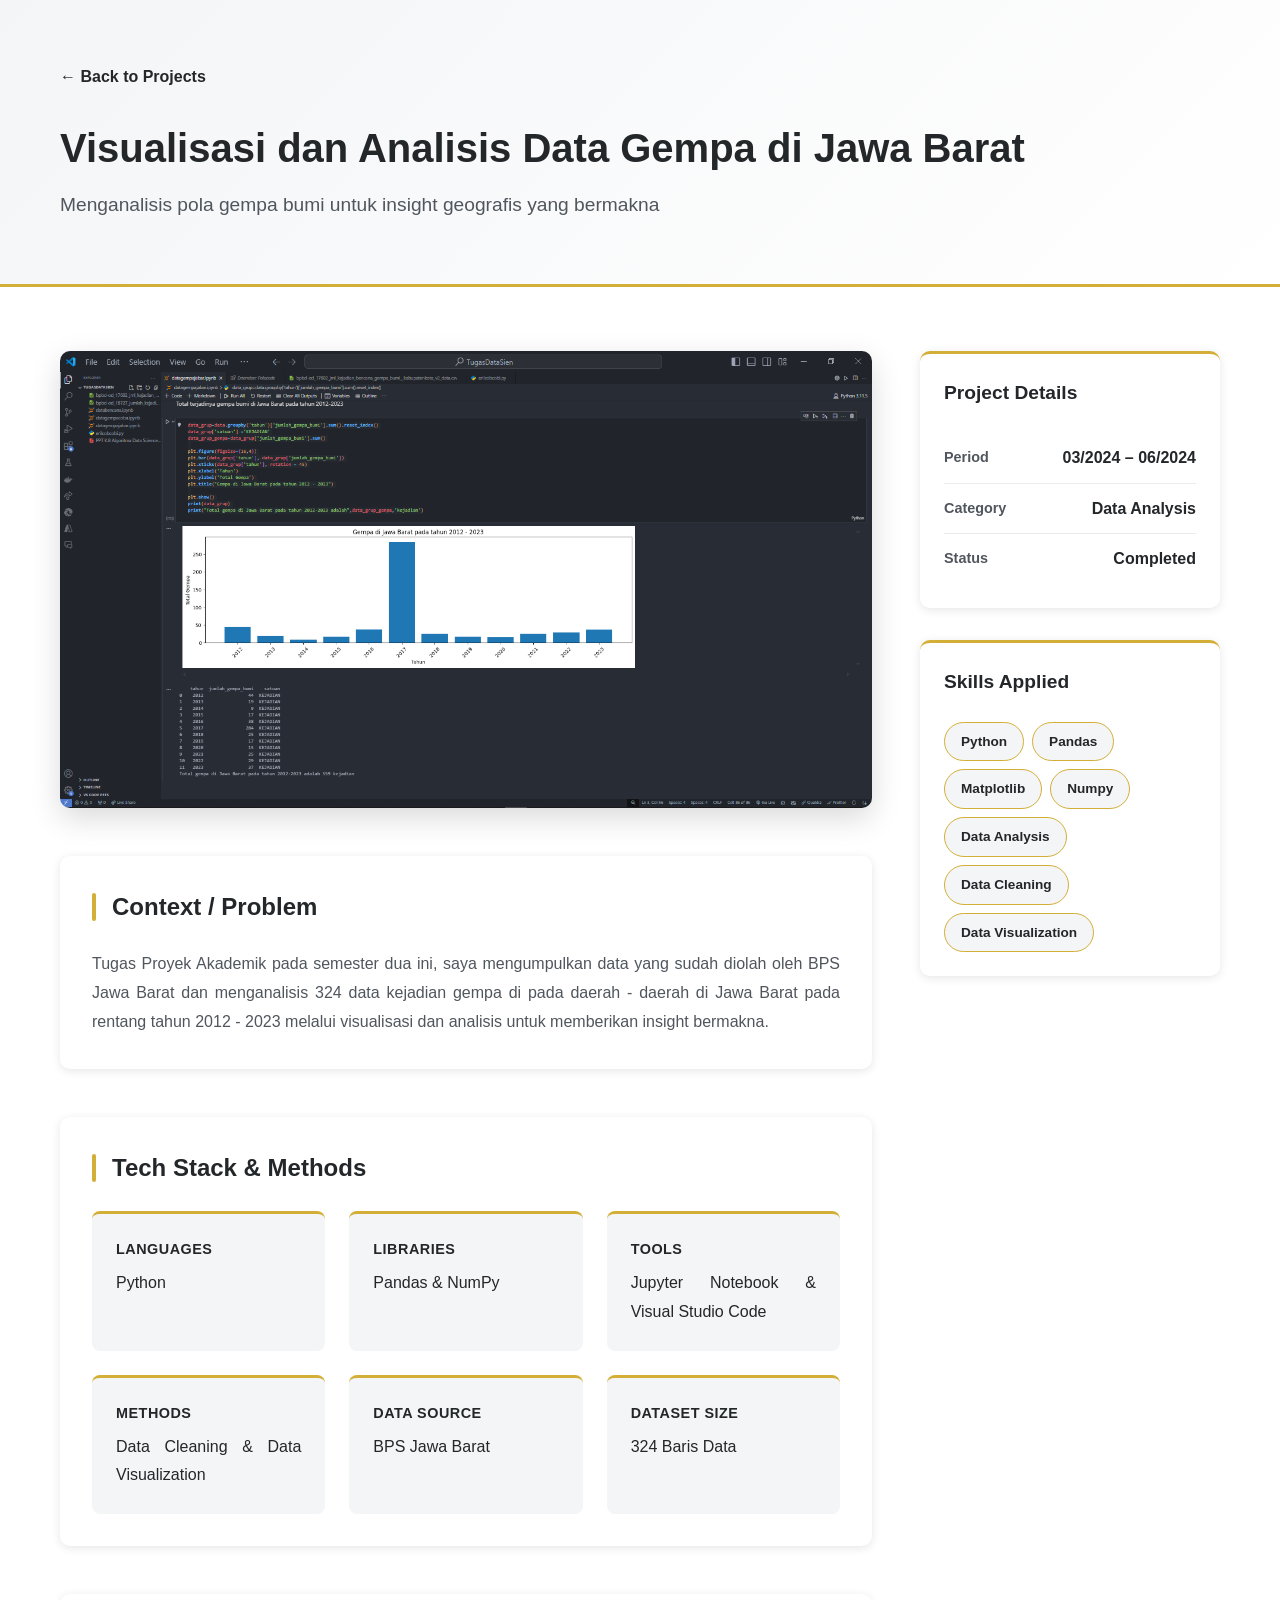
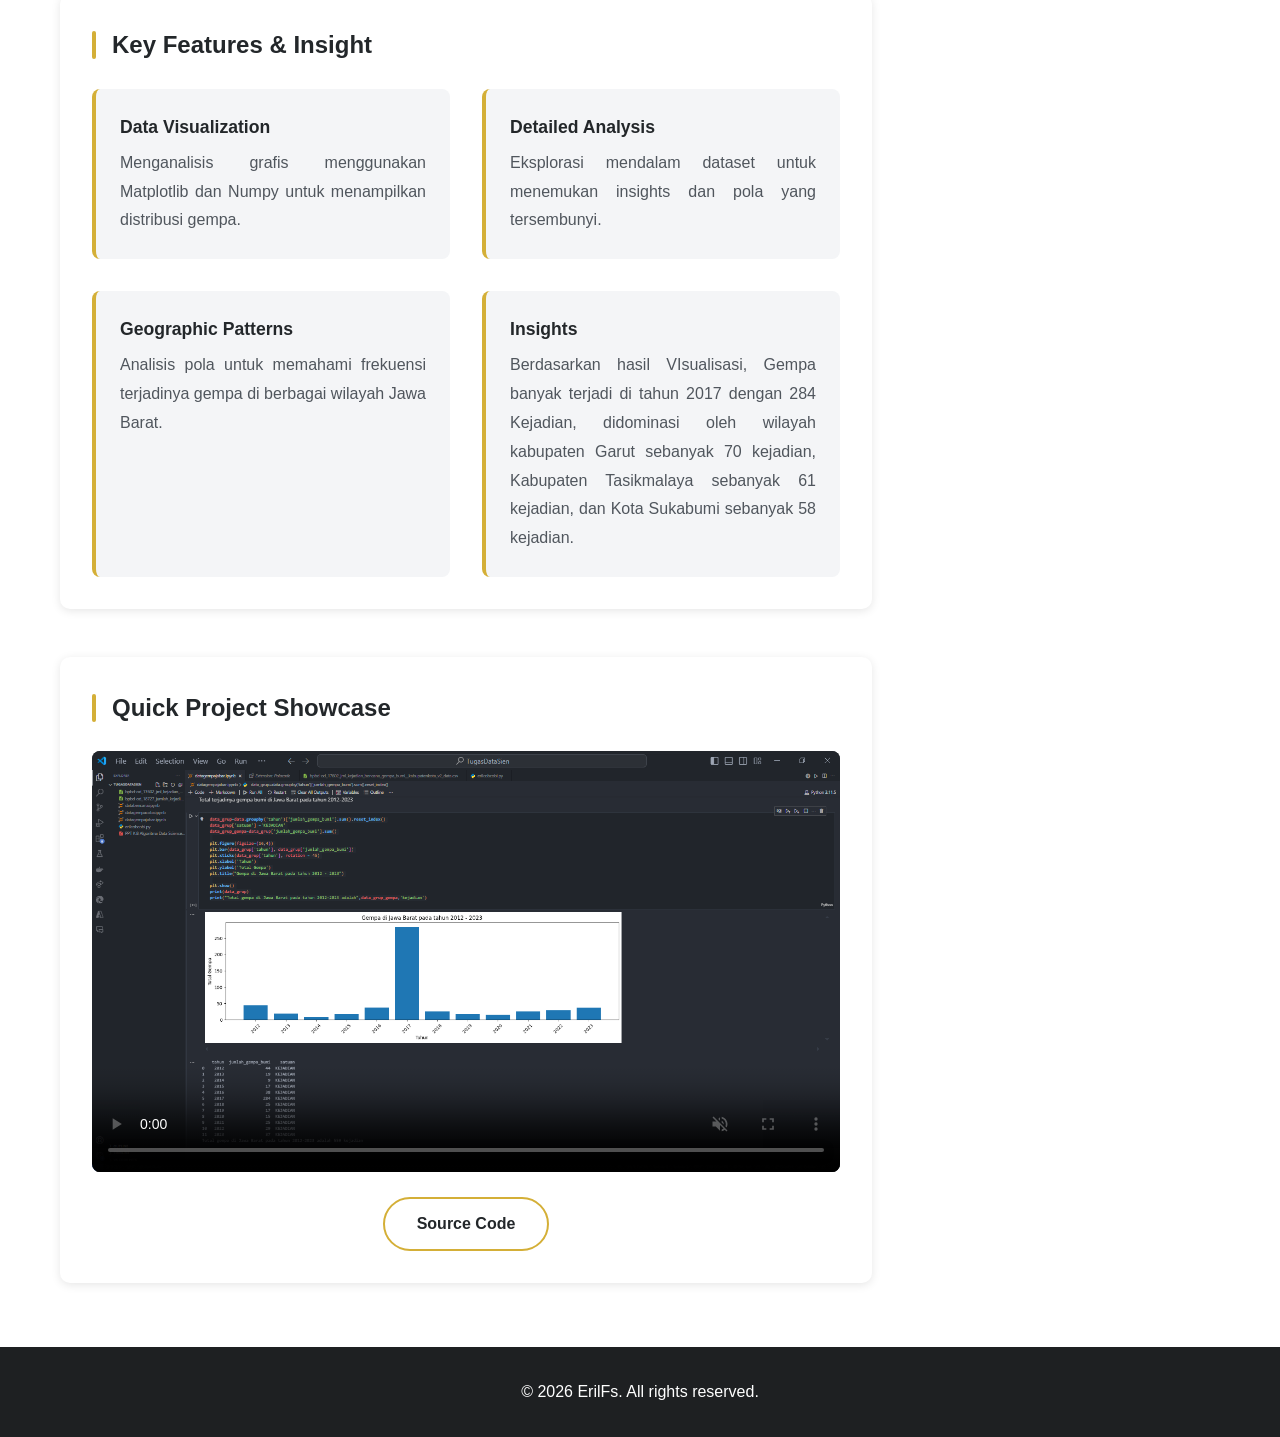
<file: projects/earthquake-analysis.html>
<!DOCTYPE html>
<html lang="id">
<head>
    <meta charset="UTF-8">
    <meta name="viewport" content="width=device-width, initial-scale=1.0">
    <title>Earthquake Analysis - Portfolio</title>
    <link rel="stylesheet" href="../dsesign.css">
    <link rel="stylesheet" href="project-style.css">
</head>
<body>
    <!-- Project Hero -->
    <section class="project-hero">
        <div class="container">
            <a href="../index.html#projects" class="back-link">← Back to Projects</a>
            <h1 class="fade-in">Visualisasi dan Analisis Data Gempa di Jawa Barat</h1>
            <p class="project-tagline fade-in">Menganalisis pola gempa bumi untuk insight geografis yang bermakna</p>
        </div>
    </section>

    <!-- Project Content -->
    <section class="project-content">
        <div class="container">
            <!-- Project Overview -->
            <div class="content-grid">
                <div class="main-content">
                    <!-- Project Image -->
                    <div class="project-showcase fade-in-up">
                        <img src="../assets/images/earthquake-analysis.png" alt="Earthquake Analysis Project">
                    </div>

                    <!-- Context/Problem -->
                    <div class="project-section fade-in-up">
                        <div class="section-header">
                            <div class="header-bar"></div>
                            <h2>Context / Problem</h2>
                        </div>
                        <p>
                            Tugas Proyek Akademik pada semester dua ini, saya mengumpulkan data yang sudah diolah oleh BPS Jawa Barat dan 
                            menganalisis 324 data kejadian gempa di pada daerah - daerah di Jawa Barat pada rentang tahun 2012 - 2023 
                            melalui visualisasi dan analisis untuk memberikan insight bermakna.
                        </p>
                    </div>

                    <!-- Tech Stack / Methods -->
                    <div class="project-section fade-in-up">
                        <div class="section-header">
                            <div class="header-bar"></div>
                            <h2>Tech Stack & Methods</h2>
                        </div>
                        <div class="tech-stack">
                            <div class="tech-item">
                                <span class="tech-label">Languages</span>
                                <p>Python</p>
                            </div>
                            <div class="tech-item">
                                <span class="tech-label">Libraries</span>
                                <p>Pandas & NumPy</p>
                            </div>
                            <div class="tech-item">
                                <span class="tech-label">Tools</span>
                                <p>Jupyter Notebook & Visual Studio Code</p>
                            </div>
                            <div class="tech-item">
                                <span class="tech-label">Methods</span>
                                <p>Data Cleaning & Data Visualization</p>
                            </div>
                            <div class="tech-item">
                                <span class="tech-label">Data Source</span>
                                <p>BPS Jawa Barat</p>
                            </div>
                            <div class="tech-item">
                                <span class="tech-label">Dataset Size</span>
                                <p>324 Baris Data</p>
                            </div>
                        </div>
                    </div>

                    <!-- Key Features -->
                    <div class="project-section fade-in-up">
                        <div class="section-header">
                            <div class="header-bar"></div>
                            <h2>Key Features & Insight</h2>
                        </div>
                        <div class="features-list">
                            <div class="feature-item">
                                <h4>Data Visualization</h4>
                                <p>Menganalisis grafis menggunakan Matplotlib dan Numpy untuk menampilkan distribusi gempa.</p>
                            </div>
                            <div class="feature-item">
                                <h4>Detailed Analysis</h4>
                                <p>Eksplorasi mendalam dataset untuk menemukan insights dan pola yang tersembunyi.</p>
                            </div>
                            <div class="feature-item">
                                <h4>Geographic Patterns</h4>
                                <p>Analisis pola untuk memahami frekuensi terjadinya gempa di berbagai wilayah Jawa Barat.</p>
                            </div>
                            <div class="feature-item">
                                <h4>Insights</h4>
                                <p>Berdasarkan hasil VIsualisasi, Gempa banyak terjadi di tahun 2017 dengan 284 Kejadian, didominasi oleh wilayah
                                    kabupaten Garut sebanyak 70 kejadian, Kabupaten Tasikmalaya sebanyak 61 kejadian, dan Kota Sukabumi sebanyak 58 kejadian.
                                </p>
                            </div>
                        </div>
                    </div>

                    <!-- Additional Visualizations -->
                    <div class="project-section fade-in-up">
                        <div class="section-header">
                            <div class="header-bar"></div>
                            <h2>Quick Project Showcase</h2>
                        </div>
                        <div class="additional-images">
                            <video class="project-video" controls playsinline loop autoplay muted preload="metadata" poster="../assets/images/earthquake-analysis.png">
                                <source src="../assets/videos/earthquake-analysis-vid.mp4" type="video/mp4">
                                Your browser does not support the video tag.
                            </video>
                        </div>
                         <br>
                        <div>
                            <div class="contact-links">
                                 <a href="https://github.com/RylLFs/visualisasi-gempa-jabar" class="btn btn-secondary" target="_blank">Source Code</a>
                            </div>
                        </div>
                    </div>
                </div>

                <!-- Sidebar -->
                <aside class="sidebar fade-in-up">
                    <div class="sidebar-card">
                        <h3>Project Details</h3>
                        <div class="detail-item">
                            <span class="label">Period</span>
                            <span class="value">03/2024 – 06/2024</span>
                        </div>
                        <div class="detail-item">
                            <span class="label">Category</span>
                            <span class="value">Data Analysis</span>
                        </div>
                        <div class="detail-item">
                            <span class="label">Status</span>
                            <span class="value">Completed</span>
                        </div>
                    </div>

                    <div class="sidebar-card">
                        <h3>Skills Applied</h3>
                        <div class="skills-list">
                            <span class="skill-tag">Python</span>
                            <span class="skill-tag">Pandas</span>
                            <span class="skill-tag">Matplotlib</span>
                            <span class="skill-tag">Numpy</span>
                            <span class="skill-tag">Data Analysis</span>
                            <span class="skill-tag">Data Cleaning</span>
                            <span class="skill-tag">Data Visualization</span>
                        </div>
                    </div>
                </aside>
            </div>
        </div>
    </section>

    <!-- Footer -->
    <footer class="footer">
        <div class="container">
            <p>&copy; 2026 ErilFs. All rights reserved.</p>
        </div>
    </footer>

    <script src="../animation-simple.js"></script>
</body>
</html>
</file>
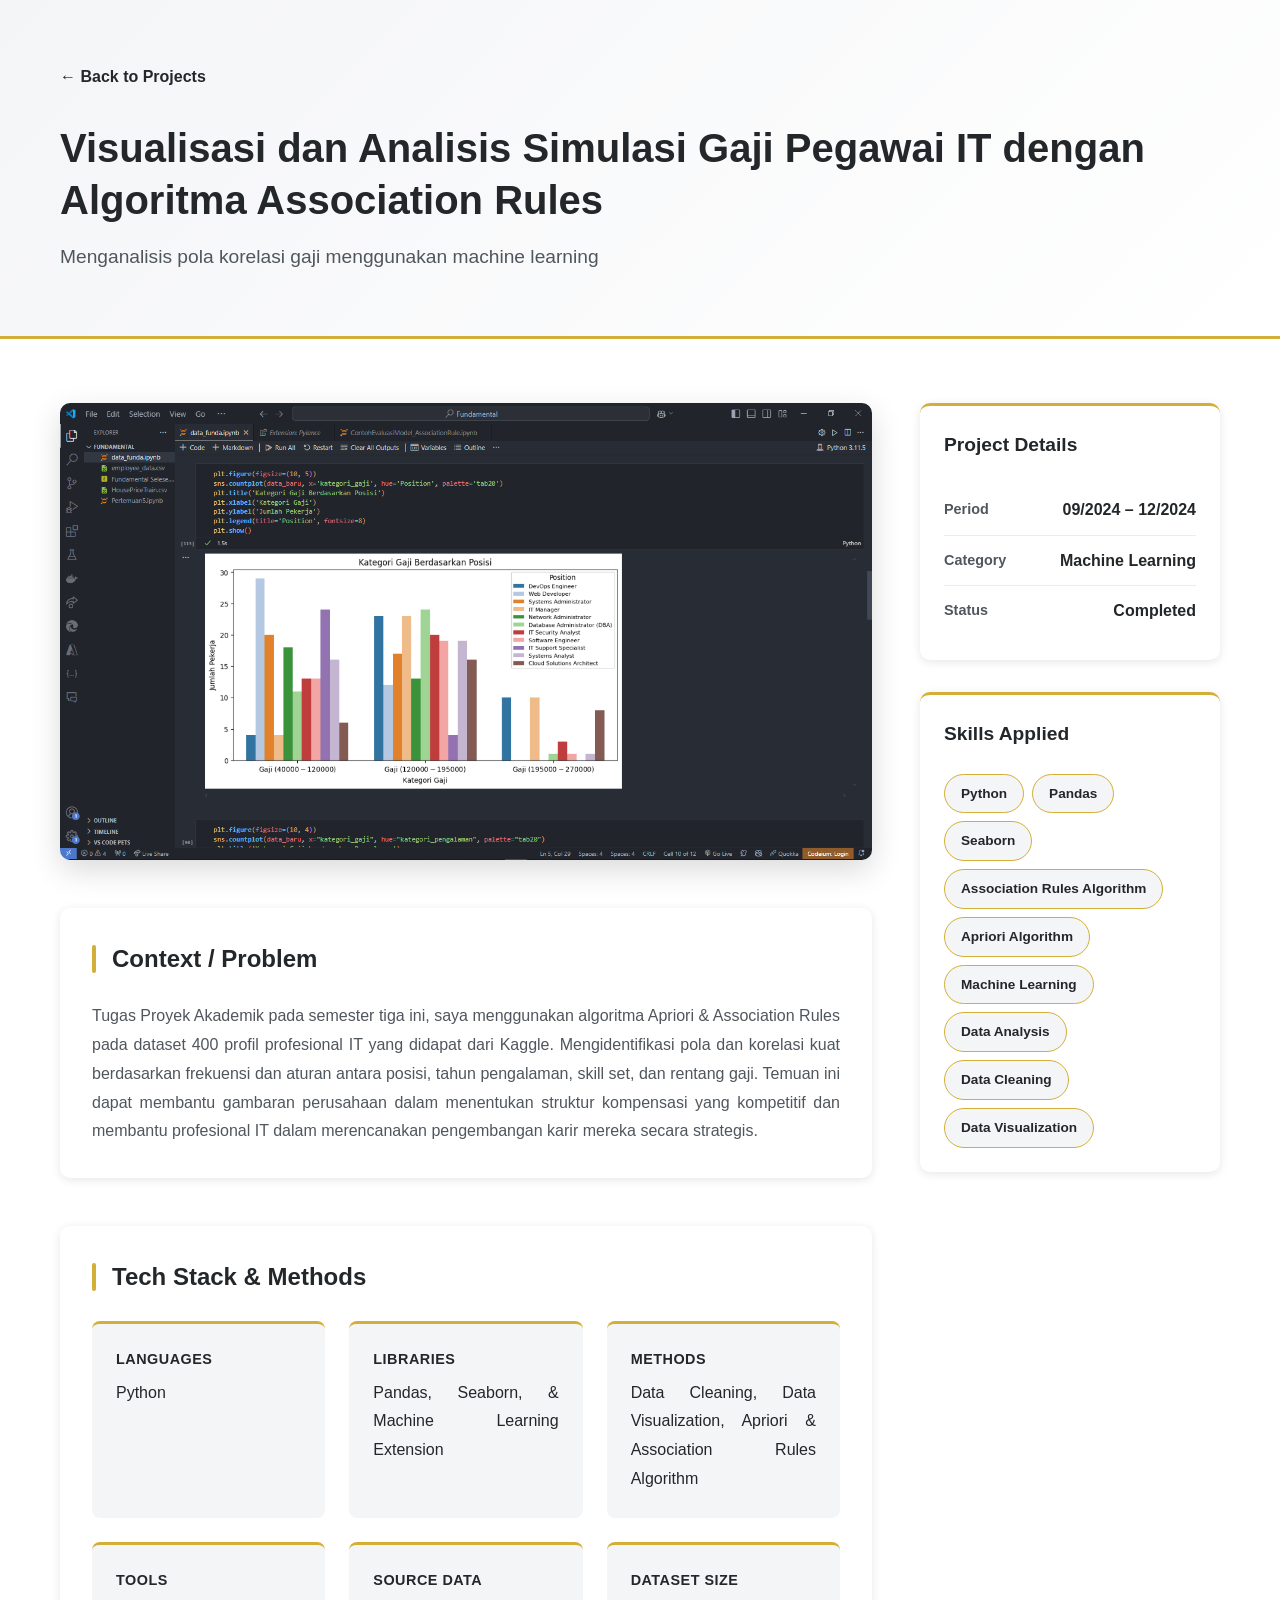
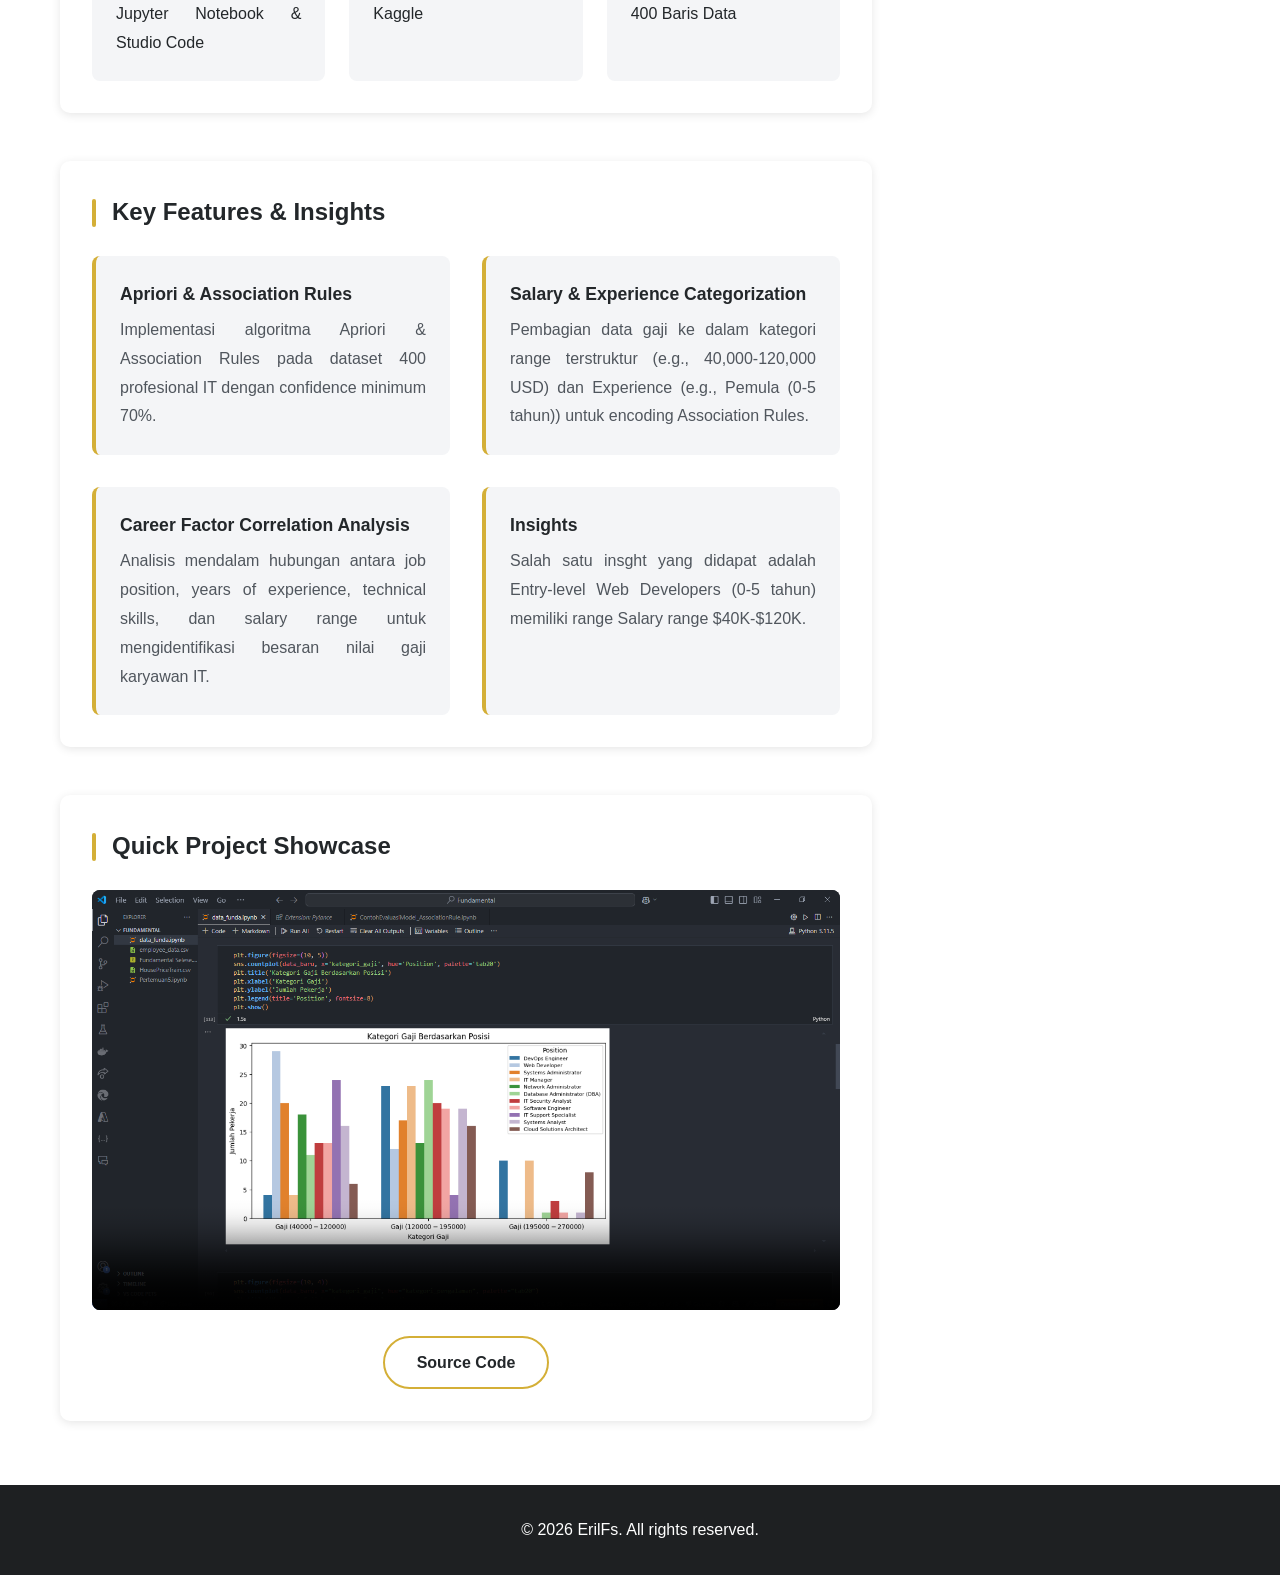
<file: projects/it-salary-association-rule.html>
<!DOCTYPE html>
<html lang="id">
<head>
    <meta charset="UTF-8">
    <meta name="viewport" content="width=device-width, initial-scale=1.0">
    <title>IT Salary Association Rules - Portfolio</title>
    <link rel="stylesheet" href="../dsesign.css">
    <link rel="stylesheet" href="project-style.css">
</head>
<body>
    <!-- Project Hero -->
    <section class="project-hero">
        <div class="container">
            <a href="../index.html#projects" class="back-link">← Back to Projects</a>
            <h1 class="fade-in">Visualisasi dan Analisis Simulasi Gaji Pegawai IT dengan Algoritma Association Rules</h1>
            <p class="project-tagline fade-in">Menganalisis pola korelasi gaji menggunakan machine learning</p>
        </div>
    </section>

    <!-- Project Content -->
    <section class="project-content">
        <div class="container">
            <!-- Project Overview -->
            <div class="content-grid">
                <div class="main-content">
                    <!-- Project Image -->
                    <div class="project-showcase fade-in-up">
                        <img src="../assets/images/it-salary-association-rule.png" alt="IT Salary Association Project">
                    </div>

                    <!-- Context/Problem -->
                    <div class="project-section fade-in-up">
                        <div class="section-header">
                            <div class="header-bar"></div>
                            <h2>Context / Problem</h2>
                        </div>
                        <p>
                            Tugas Proyek Akademik pada semester tiga ini, saya menggunakan algoritma Apriori & Association Rules pada dataset 400 profil profesional IT
                            yang didapat dari Kaggle. Mengidentifikasi pola dan korelasi kuat berdasarkan frekuensi dan aturan antara posisi, tahun pengalaman, skill set, dan rentang gaji. 
                            Temuan ini dapat membantu gambaran perusahaan dalam menentukan struktur kompensasi yang kompetitif dan 
                            membantu profesional IT dalam merencanakan pengembangan karir mereka secara strategis.
                        </p>
                    </div>

                    <!-- Tech Stack / Methods -->
                    <div class="project-section fade-in-up">
                        <div class="section-header">
                            <div class="header-bar"></div>
                            <h2>Tech Stack & Methods</h2>
                        </div>
                        <div class="tech-stack">
                            <div class="tech-item">
                                <span class="tech-label">Languages</span>
                                <p>Python</p>
                            </div>
                            <div class="tech-item">
                                <span class="tech-label">Libraries</span>
                                <p>Pandas, Seaborn, & Machine Learning Extension</p>
                            </div>
                            <div class="tech-item">
                                <span class="tech-label">Methods</span>
                                <p>Data Cleaning, Data Visualization, Apriori & Association Rules Algorithm</p>
                            </div>
                            <div class="tech-item">
                                <span class="tech-label">Tools</span>
                                <p>Jupyter Notebook & Studio Code</p>
                            </div>
                            <div class="tech-item">
                                <span class="tech-label">Source Data</span>
                                <p>Kaggle</p>
                            </div>
                            <div class="tech-item">
                                <span class="tech-label">Dataset Size</span>
                                <p>400 Baris Data</p>
                            </div>
                        </div>
                    </div>

                    <!-- Key Features -->
                    <div class="project-section fade-in-up">
                        <div class="section-header">
                            <div class="header-bar"></div>
                            <h2>Key Features & Insights</h2>
                        </div>
                        <div class="features-list">
                            <div class="feature-item">
                                <h4>Apriori & Association Rules</h4>
                                <p>Implementasi algoritma Apriori & Association Rules pada dataset 400 profesional IT dengan confidence minimum 70%.</p>
                            </div>
                            <div class="feature-item">
                                <h4>Salary & Experience Categorization</h4>
                                <p>Pembagian data gaji ke dalam kategori range terstruktur (e.g., 40,000-120,000 USD) 
                                    dan Experience (e.g., Pemula (0-5 tahun)) untuk encoding Association Rules.</p>
                            </div>
                            <div class="feature-item">
                                <h4>Career Factor Correlation Analysis</h4>
                                <p>Analisis mendalam hubungan antara job position, 
                                    years of experience, technical skills, dan salary range untuk mengidentifikasi besaran nilai gaji karyawan IT.</p>
                            </div>
                            <div class="feature-item">
                                <h4>Insights</h4>
                                <p>Salah satu insght yang didapat adalah Entry-level Web Developers (0-5 tahun) memiliki range Salary range $40K-$120K.</p>
                            </div>
                        </div>
                    </div>

                    <!-- Additional Visualizations -->
                    <div class="project-section fade-in-up">
                        <div class="section-header">
                            <div class="header-bar"></div>
                            <h2>Quick Project Showcase</h2>
                        </div>
                        <div class="additional-images">
                            <video class="project-video" controls playsinline loop autoplay muted preload="metadata" poster="../assets/images/it-salary-association-rule.png">
                                <source src="../assets/videos/it-salary-association-vid.mp4" type="video/mp4">
                                Your browser does not support the video tag.
                            </video>
                        </div>
                        <br>
                         <div class="contact-links">
                            <a href="https://github.com/RylLFs/IT-salary-apriori-association-rules" class="btn btn-secondary" target="_blank">Source Code</a>
                        </div>
                    </div>
                </div>

                <!-- Sidebar -->
                <aside class="sidebar fade-in-up">
                    <div class="sidebar-card">
                        <h3>Project Details</h3>
                        <div class="detail-item">
                            <span class="label">Period</span>
                            <span class="value">09/2024 – 12/2024</span>
                        </div>
                        <div class="detail-item">
                            <span class="label">Category</span>
                            <span class="value">Machine Learning</span>
                        </div>
                        <div class="detail-item">
                            <span class="label">Status</span>
                            <span class="value">Completed</span>
                        </div>
                    </div>

                    <div class="sidebar-card">
                        <h3>Skills Applied</h3>
                        <div class="skills-list">
                            <span class="skill-tag">Python</span>
                            <span class="skill-tag">Pandas</span>
                            <span class="skill-tag">Seaborn</span>
                            <span class="skill-tag">Association Rules Algorithm</span>
                            <span class="skill-tag">Apriori Algorithm</span>
                            <span class="skill-tag">Machine Learning</span>
                            <span class="skill-tag">Data Analysis</span>
                            <span class="skill-tag">Data Cleaning</span>
                            <span class="skill-tag">Data Visualization</span>
                        </div>
                    </div>
                </aside>
            </div>
        </div>
    </section>

    <!-- Footer -->
    <footer class="footer">
        <div class="container">
            <p>&copy; 2026 ErilFs. All rights reserved.</p>
        </div>
    </footer>

    <script src="../animation-simple.js"></script>
</body>
</html>
</file>
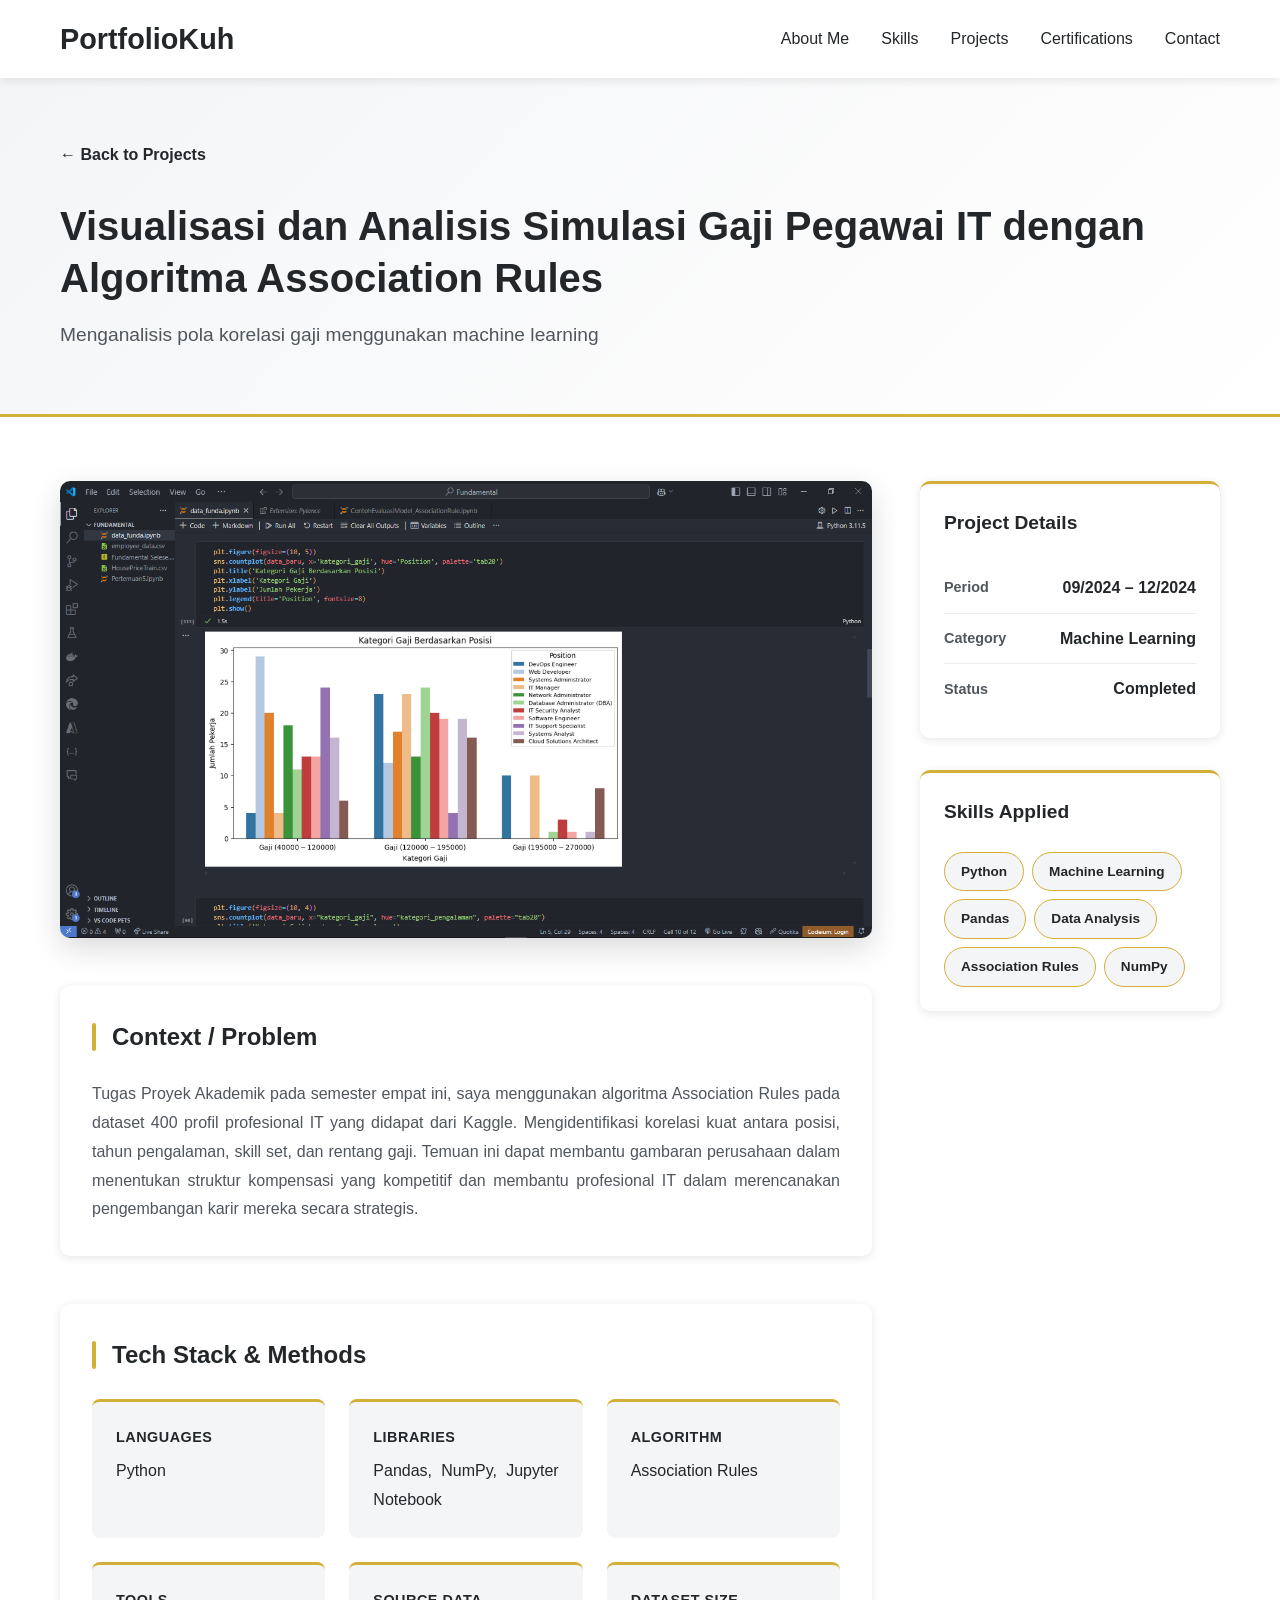
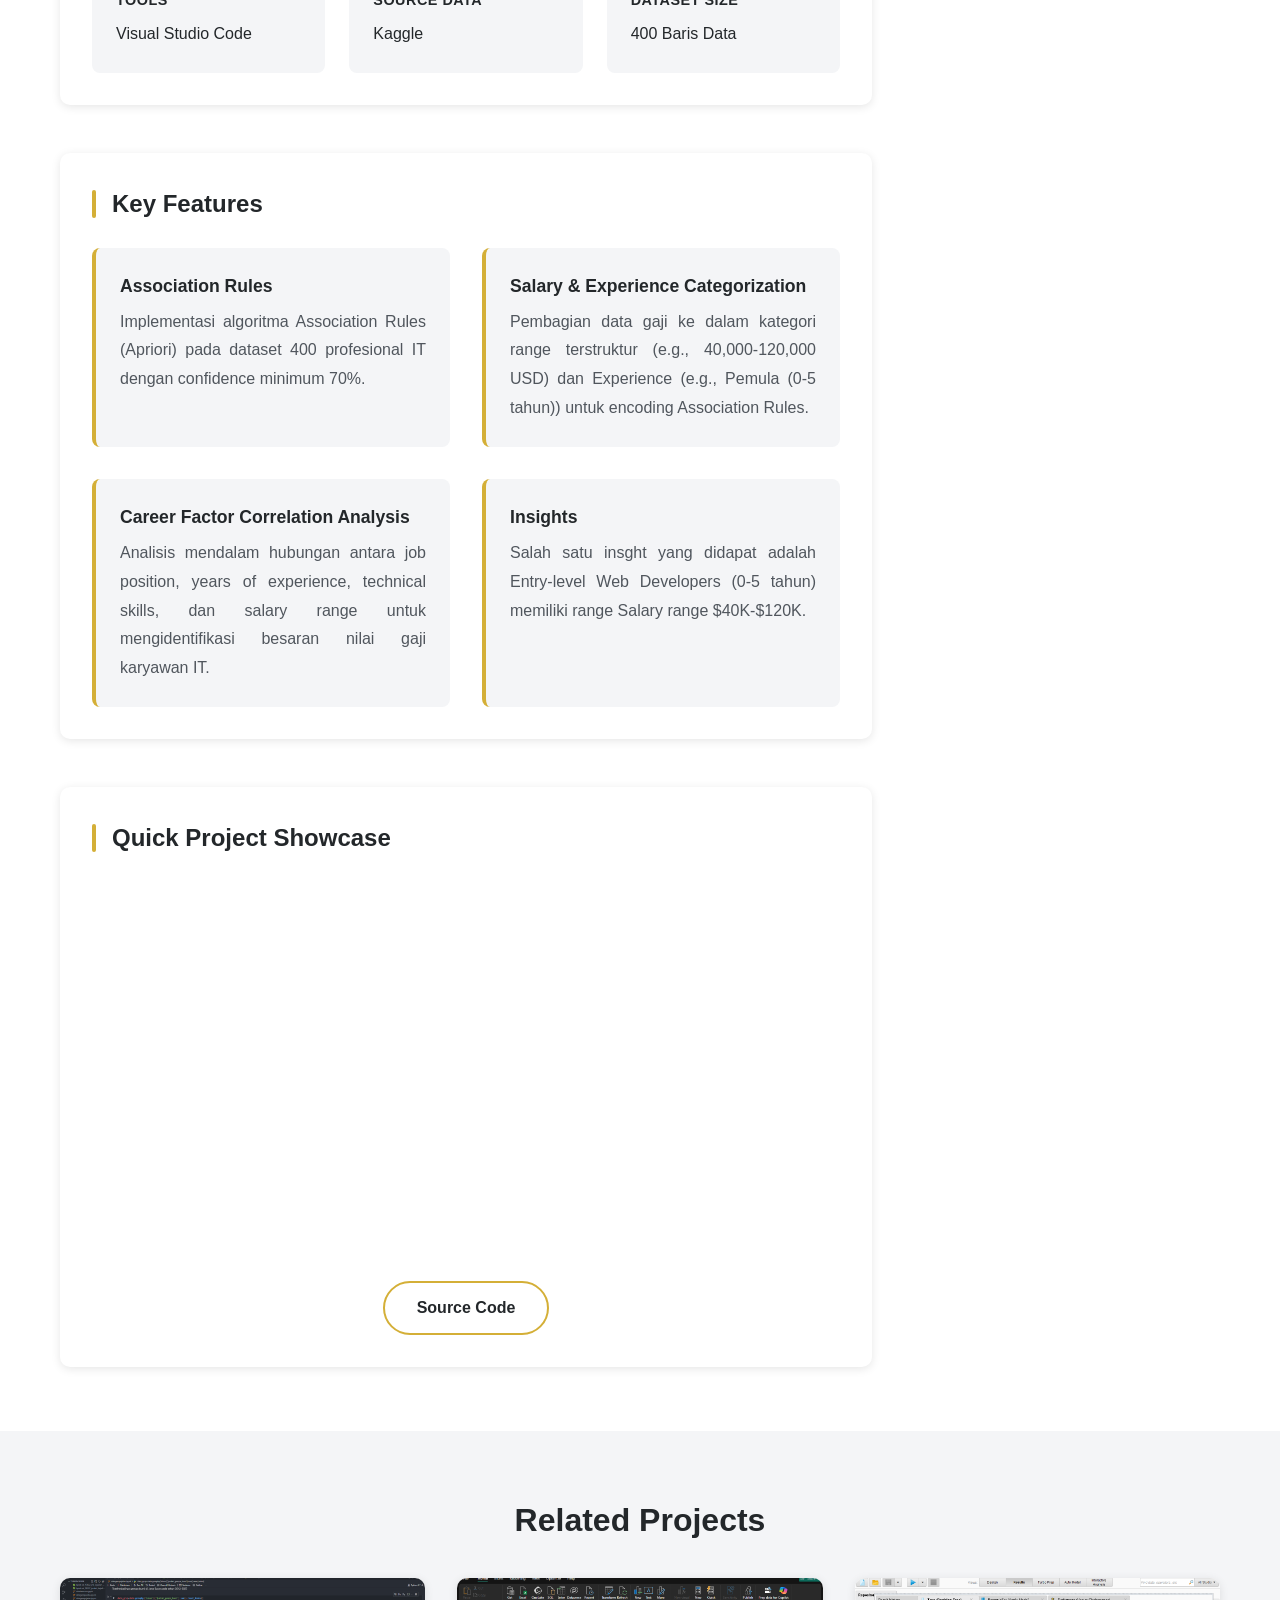
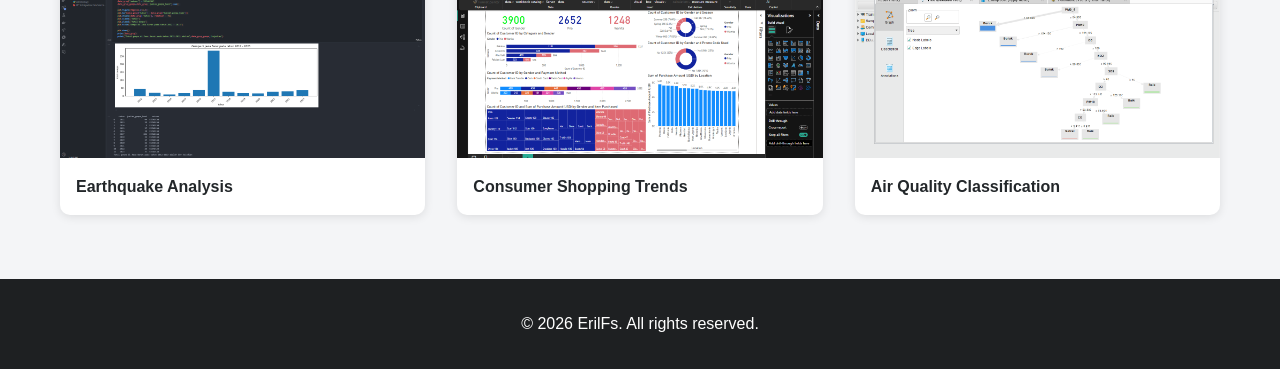
<file: projects/it-salary-assocition-rule.html>
<!DOCTYPE html>
<html lang="id">
<head>
    <meta charset="UTF-8">
    <meta name="viewport" content="width=device-width, initial-scale=1.0">
    <title>IT Salary Association Rules - Portfolio</title>
    <link rel="stylesheet" href="../dsesign.css">
    <link rel="stylesheet" href="project-style.css">
</head>
<body>
    <!-- Navigation -->
 <nav class="navbar">
    <div class="container">
        <div class="nav-brand">PortfolioKuh</div>
        
        <!-- Hamburger button (mobile only) -->
        <button class="hamburger" id="hamburger">
            <span></span>
            <span></span>
            <span></span>
        </button>
            <ul class="nav-links" id="navLinks">
                <li><a href="../index.html">About Me</a></li>
                <li><a href="../index.html#skill">Skills</a></li>
                <li><a href="../index.html#projects">Projects</a></li>
                <li><a href="../index.html#certifications">Certifications</a></li>
                <li><a href="../index.html#contact">Contact</a></li>
            </ul>
    </div>
</nav>
    <!-- Project Hero -->
    <section class="project-hero">
        <div class="container">
            <a href="../index.html#projects" class="back-link">← Back to Projects</a>
            <h1 class="fade-in">Visualisasi dan Analisis Simulasi Gaji Pegawai IT dengan Algoritma Association Rules</h1>
            <p class="project-tagline fade-in">Menganalisis pola korelasi gaji menggunakan machine learning</p>
        </div>
    </section>

    <!-- Project Content -->
    <section class="project-content">
        <div class="container">
            <!-- Project Overview -->
            <div class="content-grid">
                <div class="main-content">
                    <!-- Project Image -->
                    <div class="project-showcase fade-in-up">
                        <img src="../assets/images/it-salary-association-rule.png" alt="IT Salary Association Project">
                    </div>

                    <!-- Context/Problem -->
                    <div class="project-section fade-in-up">
                        <div class="section-header">
                            <div class="header-bar"></div>
                            <h2>Context / Problem</h2>
                        </div>
                        <p>
                            Tugas Proyek Akademik pada semester empat ini, saya menggunakan algoritma Association Rules pada dataset 400 profil profesional IT
                            yang didapat dari Kaggle. Mengidentifikasi korelasi kuat antara posisi, tahun pengalaman, skill set, dan rentang gaji. 
                            Temuan ini dapat membantu gambaran perusahaan dalam menentukan struktur kompensasi yang kompetitif dan 
                            membantu profesional IT dalam merencanakan pengembangan karir mereka secara strategis.
                        </p>
                    </div>

                    <!-- Tech Stack / Methods -->
                    <div class="project-section fade-in-up">
                        <div class="section-header">
                            <div class="header-bar"></div>
                            <h2>Tech Stack & Methods</h2>
                        </div>
                        <div class="tech-stack">
                            <div class="tech-item">
                                <span class="tech-label">Languages</span>
                                <p>Python</p>
                            </div>
                            <div class="tech-item">
                                <span class="tech-label">Libraries</span>
                                <p>Pandas, NumPy, Jupyter Notebook</p>
                            </div>
                            <div class="tech-item">
                                <span class="tech-label">Algorithm</span>
                                <p>Association Rules</p>
                            </div>
                            <div class="tech-item">
                                <span class="tech-label">Tools</span>
                                <p>Visual Studio Code</p>
                            </div>
                            <div class="tech-item">
                                <span class="tech-label">Source Data</span>
                                <p>Kaggle</p>
                            </div>
                            <div class="tech-item">
                                <span class="tech-label">Dataset Size</span>
                                <p>400 Baris Data</p>
                            </div>
                        </div>
                    </div>

                    <!-- Key Features -->
                    <div class="project-section fade-in-up">
                        <div class="section-header">
                            <div class="header-bar"></div>
                            <h2>Key Features</h2>
                        </div>
                        <div class="features-list">
                            <div class="feature-item">
                                <h4>Association Rules</h4>
                                <p>Implementasi algoritma Association Rules (Apriori) pada dataset 400 profesional IT dengan confidence minimum 70%.</p>
                            </div>
                            <div class="feature-item">
                                <h4>Salary & Experience Categorization</h4>
                                <p>Pembagian data gaji ke dalam kategori range terstruktur (e.g., 40,000-120,000 USD) 
                                    dan Experience (e.g., Pemula (0-5 tahun)) untuk encoding Association Rules.</p>
                            </div>
                            <div class="feature-item">
                                <h4>Career Factor Correlation Analysis</h4>
                                <p>Analisis mendalam hubungan antara job position, 
                                    years of experience, technical skills, dan salary range untuk mengidentifikasi besaran nilai gaji karyawan IT.</p>
                            </div>
                            <div class="feature-item">
                                <h4>Insights</h4>
                                <p>Salah satu insght yang didapat adalah Entry-level Web Developers (0-5 tahun) memiliki range Salary range $40K-$120K.</p>
                            </div>
                        </div>
                    </div>

                    <!-- Additional Visualizations -->
                    <div class="project-section fade-in-up">
                        <div class="section-header">
                            <div class="header-bar"></div>
                            <h2>Quick Project Showcase</h2>
                        </div>
                        <div class="additional-images">
                            <video width="100%" height="auto" loop autoplay muted>
                                <source src="../assets/videos/it-salary-association-vid.mp4" type="video/mp4">
                                Your browser does not support the video tag.
                            </video>
                        </div>
                        <br>
                         <div class="contact-links">
                            <a href="https://github.com/RylLFs" class="btn btn-secondary" target="_blank">Source Code</a>
                        </div>
                    </div>
                </div>

                <!-- Sidebar -->
                <aside class="sidebar fade-in-up">
                    <div class="sidebar-card">
                        <h3>Project Details</h3>
                        <div class="detail-item">
                            <span class="label">Period</span>
                            <span class="value">09/2024 – 12/2024</span>
                        </div>
                        <div class="detail-item">
                            <span class="label">Category</span>
                            <span class="value">Machine Learning</span>
                        </div>
                        <div class="detail-item">
                            <span class="label">Status</span>
                            <span class="value">Completed</span>
                        </div>
                    </div>

                    <div class="sidebar-card">
                        <h3>Skills Applied</h3>
                        <div class="skills-list">
                            <span class="skill-tag">Python</span>
                            <span class="skill-tag">Machine Learning</span>
                            <span class="skill-tag">Pandas</span>
                            <span class="skill-tag">Data Analysis</span>
                            <span class="skill-tag">Association Rules</span>
                            <span class="skill-tag">NumPy</span>
                        </div>
                    </div>
                </aside>
            </div>
        </div>
    </section>

    <!-- Related Projects -->
    <section class="related-projects">
        <div class="container">
            <h2>Related Projects</h2>
            <div class="related-grid">
                <a href="earthquake-analysis.html" class="related-card fade-in-up">
                    <div class="related-image">
                        <img src="../assets/images/earthquake-analysis.png" alt="Earthquake Analysis">
                    </div>
                    <h4>Earthquake Analysis</h4>
                </a>
                <a href="consumer-shopping.html" class="related-card fade-in-up">
                    <div class="related-image">
                        <img src="../assets/images/consumer-shopping.png" alt="Consumer Shopping">
                    </div>
                    <h4>Consumer Shopping Trends</h4>
                </a>
                <a href="air-quality-classification.html" class="related-card fade-in-up">
                    <div class="related-image">
                        <img src="../assets/images/air-quality-classification.png" alt="Air Quality">
                    </div>
                    <h4>Air Quality Classification</h4>
                </a>
            </div>
        </div>
    </section>

    <!-- Footer -->
    <footer class="footer">
        <div class="container">
            <p>&copy; 2026 ErilFs. All rights reserved.</p>
        </div>
    </footer>

    <script src="../animation-simple.js"></script>
</body>
</html>
</file>
<file: dsesign.css>
/* ============================================
   GLOBAL STYLES
   ============================================ */

* {
    margin: 0;
    padding: 0;
    box-sizing: border-box;
}

:root {
    --primary-color: #D4AF37;
    --primary-dark: #C5A059;
    --text-color: #23272A;
    --text-light: #50565D;
    --bg-light: #F4F5F7;
    --white: #ffffff;
    --border-color: #EAECEE;
    --dark-bg: #23272A;
    --footer-bg: #1E2022;
    --muted-on-dark: #8C929A;
    --shadow: 0 2px 10px rgba(0, 0, 0, 0.1);
    --shadow-lg: 0 10px 30px rgba(0, 0, 0, 0.15);
}

body {
    font-family: 'Segoe UI', Tahoma, Geneva, Verdana, sans-serif;
    line-height: 1.6;
    color: var(--text-color);
    background-color: var(--white);
}

.container {
    max-width: 1200px;
    margin: 0 auto;
    padding: 0 20px;
}

/* ============================================
   NAVIGATION
   ============================================ */

/* ============================================
   NAVIGATION
   ============================================ */

.navbar {
    background-color: var(--white);
    box-shadow: var(--shadow);
    position: sticky;
    top: 0;
    z-index: 1000;
    transition: background-color 0.3s ease, color 0.3s ease;
}

.navbar.scrolled {
    background-color: var(--footer-bg);
}

.navbar.scrolled .nav-links a,
.navbar.scrolled .nav-brand {
    color: var(--white);
}

.navbar.scrolled .hamburger span {
    background-color: var(--white);
}

.navbar .container {
    display: flex;
    justify-content: space-between;
    align-items: center;
    padding: 1rem 20px;
}

.nav-brand {
    font-size: 1.8rem;
    font-weight: 700;
    color: var(--text-color);
}

.nav-links {
    display: flex;
    list-style: none;
    gap: 2rem;
}

.nav-links a {
    text-decoration: none;
    color: var(--text-color);
    font-weight: 500;
    transition: color 0.3s ease;
}

.nav-links a:hover {
    color: var(--text-color);
}

.navbar.scrolled .nav-links a:hover {
    color: var(--primary-color);
}

/* Hamburger button - hidden by default */
.hamburger {
    display: none;
    flex-direction: column;
    gap: 5px;
    background: none;
    border: none;
    cursor: pointer;
    padding: 5px;
}

.hamburger span {
    width: 25px;
    height: 3px;
    background-color: var(--text-color);
    transition: all 0.3s ease;
    border-radius: 2px;
}

/* Hamburger animation saat active */
.hamburger.active span:nth-child(1) {
    transform: rotate(45deg) translate(8px, 8px);
}

.hamburger.active span:nth-child(2) {
    opacity: 0;
}

.hamburger.active span:nth-child(3) {
    transform: rotate(-45deg) translate(7px, -7px);
}
/* ============================================
   HERO SECTION
   ============================================ */

.hero {
    background-color: var(--dark-bg);
    padding: 6rem 0;
    min-height: 560px;
    display: flex;
    align-items: center;
    justify-content: center;
}

.hero-layout {
    display: grid;
    grid-template-columns: minmax(0, 1.4fr) minmax(260px, 0.8fr);
    align-items: center;
    gap: 4rem;
}

.hero-content {
    text-align: left;
}

.hero h1 {
    font-size: 3.5rem;
    margin-bottom: 0.5rem;
    color: var(--white);
    line-height: 1.2;
}

.hero .subtitle {
    font-size: 1.5rem;
    color: var(--primary-color);
    margin-bottom: 1.5rem;
    font-weight: 600;
}

.hero-description {
    font-size: 1.1rem;
    color: var(--muted-on-dark);
    margin-bottom: 2rem;
    max-width: 650px;
    line-height: 1.8;
}

.hero-buttons {
    display: flex;
    gap: 1rem;
    justify-content: flex-start;
    flex-wrap: wrap;
}

.hero-profile {
    justify-self: end;
    width: min(100%, 360px);
    aspect-ratio: 1;
    overflow: hidden;
    border: 5px solid rgba(212, 175, 55, 0.75);
    border-radius: 50%;
    box-shadow: 0 18px 45px rgba(0, 0, 0, 0.3);
}

.hero-profile img {
    width: 100%;
    height: 100%;
    display: block;
    object-fit: cover;
    object-position: center 35%;
}

/* Typing Animation */
.typing-text {
    display: inline-block;
    border-right: 3px solid var(--primary-color);
    padding-right: 5px;
    animation: typing 3.5s steps(15, end) infinite;
}

@keyframes typing {
    0%, 100% {
        width: 0;
        border-right: 3px solid var(--primary-color);
    }
    50%, 90% {
        width: 15ch;
        border-right: 3px solid var(--primary-color);
    }
    95%, 100% {
        border-right: none;
    }
}

/* ============================================
   BUTTONS
   ============================================ */

.btn {
    padding: 0.75rem 2rem;
    border-radius: 50px;
    text-decoration: none;
    font-weight: 600;
    transition: all 0.3s ease;
    display: inline-block;
    border: 2px solid transparent;
    cursor: pointer;
    font-size: 1rem;
}

.btn-primary {
    background-color: var(--primary-color);
    color: var(--text-color);
}

.btn-primary:hover {
    background-color: var(--primary-dark);
    color: var(--text-color);
    transform: translateY(-2px);
    box-shadow: var(--shadow-lg);
}

.btn-secondary {
    background-color: transparent;
    color: var(--text-color);
    border-color: var(--primary-color);
}

.btn-secondary:hover {
    background-color: var(--primary-color);
    color: var(--text-color);
    transform: translateY(-2px);
}

.btn-link {
    background-color: transparent;
    color: var(--text-color);
    border: 1px solid var(--primary-color);
    padding: 0.5rem 1rem;
    font-size: 1rem;
}

.btn-link:hover {
    background-color: var(--primary-color);
    color: var(--text-color);
    transform: scale(1.05);
}
/* ============================================
   SKILLS SECTION
   ============================================ */

.skill {
    padding: 5rem 0;
    background-color: var(--white);
}

.skill h2 {
    font-size: 2.5rem;
    margin-bottom: 3rem;
    text-align: center;
    color: var(--text-color);
}

.skill h3 {
    text-align: center;
}

.skill-grid {
    display: grid;
    grid-template-columns: repeat(auto-fit, minmax(300px, 1fr));
    gap: 2rem;
}

.skill-card {
    background-color: var(--bg-light);
    padding: 2rem;
    border-radius: 10px;
    border-left: 4px solid var(--primary-color);
    box-shadow: var(--shadow);
    transition: transform 0.3s ease;
}

.skill-card:hover {
    transform: translateY(-5px);
}

.skill-card h3 {
    color: var(--text-color);
    margin-bottom: 1.5rem;
    font-size: 1.5rem;
}

.skill-card ul {
    list-style: none;
}

.skill-card li {
    padding: 0.5rem 0;
    color: var(--text-light);
    border-bottom: 1px solid var(--border-color);
}

.skill-card li:last-child {
    border-bottom: none;
}

.skill-icons-grid {
    display: flex;
    flex-wrap: wrap;
    gap: 1.25rem;
    margin-top: 1rem;
}

.skill-icon-item {
    display: flex;
    flex-direction: column;
    align-items: center;
    gap: 0.4rem;
    width: 80px;
}

.skill-icon-item img {
    width: 64px;
    height: 64px;
    object-fit: contain;
    transition: transform 0.5s ease;
}

.skill-icon-item span {
    opacity: 0;
    transition: opacity 0.2s ease;
    font-size: 0.7rem;
    text-align: center;
}
.skill-icon-item:hover span {
    opacity: 1;
}
.skill-icons-grid {
    display: flex;
    flex-wrap: wrap;
    gap: 1.25rem;
    margin-top: 1rem;
    justify-content: center; /* tambah ini */
}
.skill-icon-item:hover img {
    transform: scale(1.5) translateY(-4px);
}
/* ============================================
   PROJECTS SECTION
   ============================================ */

.projects {
    padding: 5rem 0;
    background-color: var(--bg-light);
}

.projects h2 {
    font-size: 2.5rem;
    margin-bottom: 3rem;
    text-align: center;
    color: var(--text-color);
}

.projects-grid {
    display: grid;
    grid-template-columns: repeat(auto-fit, minmax(280px, 1fr));
    gap: 2rem;
}

.card-carousel {
    display: grid;
    grid-template-columns: 48px minmax(0, 1fr) 48px;
    align-items: center;
    gap: 1rem;
}

.carousel-control {
    width: 48px;
    height: 48px;
    display: grid;
    place-items: center;
    border: 1px solid var(--primary-color);
    border-radius: 50%;
    background-color: var(--white);
    color: var(--text-color);
    font-size: 2rem;
    line-height: 1;
    cursor: pointer;
    transition: background-color 0.2s ease, transform 0.2s ease, opacity 0.2s ease;
}

.carousel-control:hover:not(:disabled) {
    background-color: var(--primary-color);
    transform: scale(1.08);
}

.carousel-control:disabled {
    opacity: 0.35;
    cursor: not-allowed;
}

.carousel-control:focus-visible,
.carousel-viewport:focus-visible {
    outline: 3px solid var(--text-color);
    outline-offset: 3px;
}

.carousel-viewport {
    min-width: 0;
    margin-block: -1rem;
    overflow-x: auto;
    overscroll-behavior-x: contain;
    padding-block: 1rem;
    scroll-behavior: smooth;
    scroll-snap-type: x mandatory;
    scrollbar-width: none;
}

.carousel-viewport::-webkit-scrollbar {
    display: none;
}

.carousel-track.projects-grid,
.carousel-track.certifications-grid {
    display: flex;
    gap: 2rem;
    width: 100%;
    grid-template-columns: none;
}

.carousel-track .project-card,
.carousel-track .cert-card {
    min-width: 0;
    flex: 0 0 calc((100% - 2rem) / 2);
    scroll-snap-align: start;
}

.project-card {
    background-color: var(--white);
    border-radius: 10px;
    overflow: hidden;
    box-shadow: var(--shadow);
    transition: all 0.3s ease;
}

.project-card:hover {
    transform: translateY(-10px);
    box-shadow: var(--shadow-lg);
}

.project-image {
    width: 100%;
    height: 200px;
    overflow: hidden;
    background-color: var(--bg-light);
}

.project-image img {
    width: 100%;
    height: 100%;
    object-fit: cover;
    transition: transform 0.3s ease;
}

.project-card:hover .project-image img {
    transform: scale(1.1);
}

.project-content {
    padding: 1.5rem;
}

.project-content h3 {
    font-size: 1.3rem;
    margin-bottom: 0.5rem;
    color: var(--text-color);
}

.project-date {
    color: var(--text-light);
    font-size: 0.9rem;
    margin-bottom: 1rem;
}

/* ============================================
   CERTIFICATIONS SECTION
   ============================================ */

.certifications {
    padding: 5rem 0;
    background-color: var(--white);
}

.certifications h2 {
    font-size: 2.5rem;
    margin-bottom: 3rem;
    text-align: center;
    color: var(--text-color);
}

.certifications-grid {
    display: grid;
    grid-template-columns: repeat(auto-fit, minmax(300px, 1fr));
    gap: 2rem;
}

.cert-card {
    background-color: var(--bg-light);
    border-radius: 10px;
    overflow: hidden;
    box-shadow: var(--shadow);
    transition: all 0.3s ease;
}

.cert-card:hover {
    transform: translateY(-10px);
    box-shadow: var(--shadow-lg);
}

.cert-image {
    width: 100%;
    height: 220px;
    overflow: hidden;
    position: relative;
    background-color: var(--white);
}

.cert-image img {
    width: 100%;
    height: 100%;
    object-fit: cover;
    transition: transform 0.3s ease;
}

.cert-card:hover .cert-image img {
    transform: scale(1.05);
}

/* Overlay button saat hover */
.cert-overlay {
    position: absolute;
    top: 0;
    left: 0;
    width: 100%;
    height: 100%;
    background-color: rgba(212, 175, 55, 0.92);
    display: flex;
    align-items: center;
    justify-content: center;
    opacity: 0;
    transition: opacity 0.3s ease;
}

.cert-card:hover .cert-overlay {
    opacity: 1;
}

.btn-view {
    background-color: var(--white);
    color: var(--text-color);
    padding: 0.75rem 2rem;
    border: none;
    border-radius: 50px;
    font-weight: 600;
    cursor: pointer;
    transition: all 0.3s ease;
}

.btn-view:hover {
    background-color: var(--primary-color);
    color: var(--text-color);
    transform: scale(1.05);
}

.cert-content {
    padding: 1.5rem;
}

.cert-content h3 {
    font-size: 1.2rem;
    margin-bottom: 0.5rem;
    color: var(--text-color);
}

.cert-issuer {
    color: var(--text-color);
    font-size: 0.95rem;
    margin-bottom: 0.3rem;
    font-weight: 500;
}

.cert-date {
    color: var(--text-light);
    font-size: 0.9rem;
}

/* Modal untuk view fullscreen */
.cert-modal {
    display: none;
    position: fixed;
    z-index: 9999;
    padding-top: 50px;
    left: 0;
    top: 0;
    width: 100%;
    height: 100%;
    overflow: auto;
    background-color: rgba(0, 0, 0, 0.95);
}

.cert-modal-content {
    margin: auto;
    display: block;
    max-width: 90%;
    max-height: 85vh;
    object-fit: contain;
    animation: zoom 0.3s;
}

@keyframes zoom {
    from { transform: scale(0.8); opacity: 0; }
    to { transform: scale(1); opacity: 1; }
}

.cert-close {
    position: absolute;
    top: 20px;
    right: 40px;
    color: var(--white);
    font-size: 50px;
    font-weight: bold;
    cursor: pointer;
    transition: color 0.3s ease;
}

.cert-close:hover {
    color: var(--primary-color);
}

/* Responsive */
@media (max-width: 768px) {
    .certifications-grid {
        grid-template-columns: 1fr;
    }
    
    .cert-modal-content {
        max-width: 95%;
    }
    
    .cert-close {
        right: 20px;
        font-size: 40px;
    }
}

/* ============================================
   CONTACT SECTION
   ============================================ */

.contact {
    padding: 8rem 0;
    background-color: var(--footer-bg);
    text-align: center;
}

.contact h2 {
    font-size: 2.5rem;
    margin-bottom: 1rem;
    color: var(--white);
}

.contact > .container > p {
    font-size: 1.1rem;
    color: var(--muted-on-dark);
    margin-bottom: 2rem;
}

.contact .btn-secondary {
    color: var(--white);
}

.contact .btn-secondary:hover {
    color: var(--text-color);
}

.contact-links {
    display: flex;
    gap: 1rem;
    justify-content: center;
    flex-wrap: wrap;
}

/* ============================================
   FOOTER
   ============================================ */

.footer {
    background-color: var(--footer-bg);
    color: var(--white);
    text-align: center;
    padding: 2rem 0;
}

/* ============================================
   ANIMATIONS
   ============================================ */

@keyframes fadeIn {
    from {
        opacity: 0;
    }
    to {
        opacity: 1;
    }
}

@keyframes fadeInUp {
    from {
        opacity: 0;
        transform: translateY(30px);
    }
    to {
        opacity: 1;
        transform: translateY(0);
    }
}

.fade-in {
    animation: fadeIn 0.8s ease-out;
}

.fade-in-up {
    animation: fadeInUp 0.8s ease-out;
}
/* Slide in animations - LEBIH LAMBAT */
.slide-in-left {
    animation: slideInLeft 1.5s ease-out forwards;
}

.slide-in-right {
    animation: slideInRight 1.5s ease-out forwards;
}

.fade-up {
    animation: fadeUpSlow 1.5s ease-out forwards;
}

@keyframes slideInLeft {
    from {
        opacity: 0;
        transform: translateX(-100px);
    }
    to {
        opacity: 1;
        transform: translateX(0);
    }
}

@keyframes slideInRight {
    from {
        opacity: 0;
        transform: translateX(100px);
    }
    to {
        opacity: 1;
        transform: translateX(0);
    }
}

@keyframes fadeUpSlow {
    from {
        opacity: 0;
        transform: translateY(80px);
    }
    to {
        opacity: 1;
        transform: translateY(0);
    }
}

/* Hide sections sebelum animasi jalan */
.skill, .projects, .contact {
    opacity: 0;
}

/* Akan muncul saat animasi jalan */
.slide-in-left,
.slide-in-right,
.fade-up {
    opacity: 1;
}

/* Card staggered animation */
.card-fade-up {
    animation: cardFadeUp 0.6s ease-out forwards;
}

/* Project details are loaded from the existing detail pages. */
.project-modal {
    width: min(1000px, calc(100% - 2rem));
    max-width: none;
    max-height: 92vh;
    margin: auto;
    padding: 0;
    overflow: hidden;
    border: 1px solid var(--border-color);
    border-radius: 14px;
    background: var(--white);
    box-shadow: var(--shadow-lg);
}

.project-modal::backdrop {
    background: rgba(30, 32, 34, 0.82);
    backdrop-filter: blur(4px);
}

.project-modal-header {
    display: flex;
    align-items: center;
    justify-content: space-between;
    gap: 1rem;
    padding: 0.75rem 1.25rem;
    border-bottom: 1px solid var(--border-color);
}

.project-modal-header h2 {
    overflow: hidden;
    color: var(--text-color);
    font-size: 1rem;
    text-overflow: ellipsis;
    white-space: nowrap;
}

.project-modal-close {
    width: 2.25rem;
    height: 2.25rem;
    flex: 0 0 auto;
    border: 0;
    border-radius: 50%;
    background: var(--bg-light);
    color: var(--text-color);
    font-size: 1.75rem;
    line-height: 1;
    cursor: pointer;
}

.project-modal-close:hover {
    background: var(--primary-color);
}

.project-modal-frame {
    display: block;
    width: 100%;
    height: min(78vh, 850px);
    border: 0;
    background: var(--bg-light);
}

@keyframes cardFadeUp {
    from {
        opacity: 0;
        transform: translateY(30px);
    }
    to {
        opacity: 1;
        transform: translateY(0);
    }
}
/* ============================================
   RESPONSIVE DESIGN
   ============================================ */

@media (max-width: 768px) {
    .hero {
        padding: 4rem 0;
    }

    .hero-layout {
        grid-template-columns: 1fr;
        gap: 2.5rem;
    }

    .hero-profile {
        grid-row: 1;
        justify-self: center;
        width: min(65vw, 300px);
    }

    .hero-content {
        text-align: center;
    }

    .hero-buttons {
        justify-content: center;
    }

    .hero h1 {
        font-size: 2.5rem;
    }

    .hero .subtitle {
        font-size: 1.2rem;
    }

    .hero-buttons {
        flex-direction: column;
        align-items: center;
    }

    .nav-links {
        gap: 1rem;
        font-size: 0.9rem;
    }

    .project-modal {
        width: calc(100% - 1rem);
        max-height: 96vh;
    }

    .project-modal-frame {
        height: 86vh;
    }

    .card-carousel {
        grid-template-columns: 40px minmax(0, 1fr) 40px;
        gap: 0.5rem;
    }

    .carousel-control {
        width: 40px;
        height: 40px;
    }

    .projects-grid,
    .skill-grid {
        grid-template-columns: 1fr;
    }

    .projects h2,
    .skill h2,
    .contact h2 {
        font-size: 2rem;
    }
}

@media (max-width: 480px) {
    .hero h1 {
        font-size: 2rem;
    }

    .hero .subtitle {
        font-size: 1rem;
    }

    .hero-description {
        font-size: 1rem;
    }

    .nav-links {
        flex-direction: column;
        gap: 0.5rem;
    }

    .navbar .container {
        flex-direction: column;
        gap: 1rem;
    }

    .btn {
        padding: 0.6rem 1.5rem;
        font-size: 0.9rem;
    }
}

@media (max-width: 600px) {
    .card-carousel {
        grid-template-columns: 1fr 1fr;
    }

    .carousel-viewport {
        grid-column: 1 / -1;
        grid-row: 1;
    }

    .carousel-control[data-carousel-direction="-1"] {
        grid-column: 1;
        grid-row: 2;
        justify-self: center;
    }

    .carousel-control[data-carousel-direction="1"] {
        grid-column: 2;
        grid-row: 2;
        justify-self: center;
    }

    .carousel-track.projects-grid,
    .carousel-track.certifications-grid {
        gap: 1rem;
    }

    .carousel-track .project-card,
    .carousel-track .cert-card {
        flex-basis: 100%;
    }
}

@media (prefers-reduced-motion: reduce) {
    .carousel-viewport {
        scroll-behavior: auto;
    }
}

@media (max-width: 768px) {
    /* Navbar mobile */
    .navbar .container {
        flex-wrap: wrap;
        justify-content: space-between; 
        align-items: center;
        position: relative; 
    }
    
    .hamburger {
        display: flex; /* Show hamburger di mobile */
    }
    
    .nav-links {
        display: none; /* Hide menu by default */
        flex-direction: column;
        width: 100%;
        gap: 0;
        background-color: var(--white);
        position: absolute;
        top: 100%;
        left: 0;
        box-shadow: var(--shadow);
        padding: 1rem 0;
    }
    
    .nav-links.active {
        display: flex; /* Show saat hamburger diklik */
    }
    
    .nav-links li {
        width: 100%;
        text-align: center;
        padding: 0.75rem 0;
        border-bottom: 1px solid var(--border-color);
    }
    
    .nav-links li:last-child {
        border-bottom: none;
    }

    /* Existing mobile styles */
    .hero h1 {
        font-size: 2.5rem;
    }

    .hero .subtitle {
        font-size: 1.2rem;
    }

    .hero-buttons {
        flex-direction: column;
        align-items: right;
    }

    .projects-grid,
    .skill-grid {
        grid-template-columns: 1fr;
    }

    .projects h2,
    .skill h2,
    .contact h2 {
        font-size: 2rem;
    }
}
</file>
<file: projects/project-style.css>
/* ============================================
   PROJECT PAGE STYLES
   ============================================ */

/* Back Link */
.back-link {
    display: inline-block;
    color: var(--text-color);
    text-decoration: none;
    margin-bottom: 2rem;
    font-weight: 600;
    transition: all 0.3s ease;
}

.back-link:hover {
    color: var(--text-color);
    margin-left: -10px;
}

/* Project Hero */
.project-hero {
    background: linear-gradient(135deg, #F4F5F7 0%, #FFFFFF 100%);
    padding: 4rem 0;
    border-bottom: 3px solid var(--primary-color);
}

.project-hero h1 {
    font-size: 2.5rem;
    color: var(--text-color);
    margin-bottom: 1rem;
    line-height: 1.3;
}

.project-tagline {
    font-size: 1.2rem;
    color: var(--text-light);
}

/* Project Content */
.project-content {
    padding: 4rem 0;

}

.content-grid {
    display: grid;
    grid-template-columns: 1fr 300px;
    gap: 3rem;
}

/* Main Content */
.main-content {
    display: flex;
    flex-direction: column;
    gap: 3rem;
}

/* Project Showcase */
.project-showcase {
    width: 100%;
    border-radius: 10px;
    overflow: hidden;
    box-shadow: var(--shadow-lg);
}

.project-showcase img {
    width: 100%;
    height: auto;
    display: block;
}

.project-video {
    display: block;
    width: 100%;
    min-width: 0;
    max-width: 100%;
    height: auto;
    max-height: 70vh;
    border-radius: 8px;
    background-color: var(--dark-bg);
    object-fit: contain;
}

/* Project Sections */
.project-section {
    background-color: var(--white);
    padding: 2rem;
    border-radius: 10px;
    box-shadow: var(--shadow);
}

.section-header {
    display: flex;
    align-items: center;
    gap: 1rem;
    margin-bottom: 1.5rem;
}

.header-bar {
    width: 4px;
    height: 28px;
    background-color: var(--primary-color);
    border-radius: 2px;
}

.section-header h2 {
    font-size: 1.5rem;
    color: var(--text-color);
    margin: 0;
    
}

.project-section p {
    color: var(--text-light);
    line-height: 1.8;
    margin-bottom: 1rem;
}

.project-section p:last-child {
    margin-bottom: 0;
}

/* Context, Problem, Methodology sections */
.project-section p {
    text-align: justify;
    line-height: 1.8;
    margin-bottom: 1rem;
    color: var(--text-light);
}

/* Section headers tetap left */
.section-header h2 {
    text-align: justify;
}

/* Role List */
.role-list {
    list-style: none;
}

.role-list li {
    padding: 1rem;
    margin-bottom: 0.5rem;
    background-color: var(--bg-light);
    border-left: 3px solid var(--primary-color);
    border-radius: 5px;
    color: var(--text-light);
    transition: all 0.3s ease;
}

.role-list li:hover {
    background-color: var(--primary-color);
    color: var(--text-color);
    margin-left: 10px;
}

.role-list strong {
    color: var(--text-color);
}

.role-list li:hover strong {
    color: var(--text-color);
}

/* Tech Stack */
.tech-stack {
    display: grid;
    grid-template-columns: repeat(auto-fit, minmax(200px, 1fr));
    gap: 1.5rem;
}

.tech-item {
    background-color: var(--bg-light);
    padding: 1.5rem;
    border-radius: 8px;
    border-top: 3px solid var(--primary-color);
    transition: all 0.3s ease;
}

.tech-item:hover {
    transform: translateY(-5px);
    box-shadow: var(--shadow);
}

.tech-label {
    display: block;
    font-weight: 700;
    color: var(--text-color);
    margin-bottom: 0.5rem;
    font-size: 0.9rem;
    text-transform: uppercase;
    letter-spacing: 0.5px;
}

.tech-item p {
    color: var(--text-color);
    margin: 0;
    font-weight: 500;
}

/* Features List */
.features-list {
    display: grid;
    grid-template-columns: repeat(auto-fit, minmax(250px, 1fr));
    gap: 2rem;
}

.feature-item {
    padding: 1.5rem;
    background-color: var(--bg-light);
    border-radius: 8px;
    border-left: 4px solid var(--primary-color);
    transition: all 0.3s ease;
}

.feature-item:hover {
    transform: translateY(-5px);
    box-shadow: var(--shadow);
}

.feature-item h4 {
    color: var(--text-color);
    margin-bottom: 0.5rem;
    font-size: 1.1rem;
}

.feature-item p {
    color: var(--text-light);
    margin: 0;
}

/* Additional Images */
.additional-images {
    display: grid;
    grid-template-columns: repeat(auto-fit, minmax(250px, 1fr));
    gap: 1.5rem;
}

.additional-images img {
    width: 100%;
    height: auto;
    border-radius: 8px;
    box-shadow: var(--shadow);
    transition: all 0.3s ease;
}

.additional-images img:hover {
    transform: scale(1.05);
    box-shadow: var(--shadow-lg);
}

/* Sidebar */
.sidebar {
    display: flex;
    flex-direction: column;
    gap: 2rem;
    height: fit-content;
    position: sticky;
    top: 100px;
}

.sidebar-card {
    background-color: var(--white);
    padding: 1.5rem;
    border-radius: 10px;
    box-shadow: var(--shadow);
    border-top: 3px solid var(--primary-color);
}

.sidebar-card h3 {
    color: var(--text-color);
    margin-bottom: 1.5rem;
    font-size: 1.2rem;
}

.detail-item {
    display: flex;
    justify-content: space-between;
    align-items: center;
    padding: 0.75rem 0;
    border-bottom: 1px solid var(--border-color);
}

.detail-item:last-child {
    border-bottom: none;
}

.detail-item .label {
    font-weight: 600;
    color: var(--text-light);
    font-size: 0.9rem;
}

.detail-item .value {
    color: var(--text-color);
    font-weight: 600;
}

/* Skills List */
.skills-list {
    display: flex;
    flex-wrap: wrap;
    gap: 0.5rem;
}

.skill-tag {
    display: inline-block;
    background-color: var(--bg-light);
    color: var(--text-color);
    padding: 0.5rem 1rem;
    border-radius: 20px;
    font-size: 0.85rem;
    font-weight: 600;
    border: 1px solid var(--primary-color);
    transition: all 0.3s ease;
}

.skill-tag:hover {
    background-color: var(--primary-color);
    color: var(--text-color);
}

/* Related Projects */
.related-projects {
    padding: 4rem 0;
    background-color: var(--bg-light);
}

.related-projects h2 {
    font-size: 2rem;
    margin-bottom: 2rem;
    text-align: center;
    color: var(--text-color);
}

.related-grid {
    display: grid;
    grid-template-columns: repeat(auto-fit, minmax(250px, 1fr));
    gap: 2rem;
}

.related-card {
    background-color: var(--white);
    border-radius: 10px;
    overflow: hidden;
    box-shadow: var(--shadow);
    text-decoration: none;
    transition: all 0.3s ease;
}

.related-card:hover {
    transform: translateY(-10px);
    box-shadow: var(--shadow-lg);
}

.related-image {
    width: 100%;
    height: 180px;
    overflow: hidden;
    background-color: var(--bg-light);
}

.related-image img {
    width: 100%;
    height: 100%;
    object-fit: cover;
    transition: transform 0.3s ease;
}

.related-card:hover .related-image img {
    transform: scale(1.1);
}

.related-card h4 {
    padding: 1rem;
    color: var(--text-color);
    margin: 0;
}

/* ============================================
   RESPONSIVE DESIGN
   ============================================ */

@media (max-width: 992px) {
    .content-grid {
        grid-template-columns: 1fr;
    }

    .sidebar {
        position: static;
        display: grid;
        grid-template-columns: repeat(2, 1fr);
        gap: 1rem;
    }

    .sidebar-card {
        margin: 0;
    }
}

@media (max-width: 768px) {
    .project-hero h1 {
        font-size: 2rem;
    }

    .project-tagline {
        font-size: 1rem;
    }

    .tech-stack {
        grid-template-columns: repeat(2, 1fr);
    }

    .features-list {
        grid-template-columns: 1fr;
    }

    .sidebar {
        grid-template-columns: 1fr;
    }

    .related-grid {
        grid-template-columns: repeat(2, 1fr);
    }

    .section-header {
        flex-wrap: wrap;
    }

    .section-header h2 {
        font-size: 1.3rem;
    }
}

@media (max-width: 480px) {
    .project-hero h1 {
        font-size: 1.5rem;
    }

    .content-grid {
        gap: 1rem;
    }

    .project-section {
        padding: 1.5rem;
    }

    .tech-stack {
        grid-template-columns: 1fr;
    }

    .related-grid {
        grid-template-columns: 1fr;
    }

    .sidebar-card {
        padding: 1rem;
    }

    .detail-item {
        flex-direction: column;
        align-items: flex-start;
        gap: 0.5rem;
    } }

@media (max-width: 768px) {
    /* Navbar mobile */
    .navbar .container {
        flex-wrap: wrap;
    }
    
    .hamburger {
        display: flex; /* Show hamburger di mobile */
    }
    
    .nav-links {
        display: none; /* Hide menu by default */
        flex-direction: column;
        width: 100%;
        gap: 0;
        background-color: var(--white);
        position: absolute;
        top: 100%;
        left: 0;
        box-shadow: var(--shadow);
        padding: 1rem 0;
    }
    
    .nav-links.active {
        display: flex; /* Show saat hamburger diklik */
    }
    
    .nav-links li {
        width: 100%;
        text-align: center;
        padding: 0.75rem 0;
        border-bottom: 1px solid var(--border-color);
    }
    
    .nav-links li:last-child {
        border-bottom: none;
    }

    /* Existing mobile styles */
    .hero h1 {
        font-size: 2.5rem;
    }

    .hero .subtitle {
        font-size: 1.2rem;
    }

    .hero-buttons {
        flex-direction: column;
        align-items: right;
    }

    .projects-grid,
    .skill-grid {
        grid-template-columns: 1fr;
    }

    .projects h2,
    .skill h2,
    .contact h2 {
        font-size: 2rem;
    }
}
</file>
